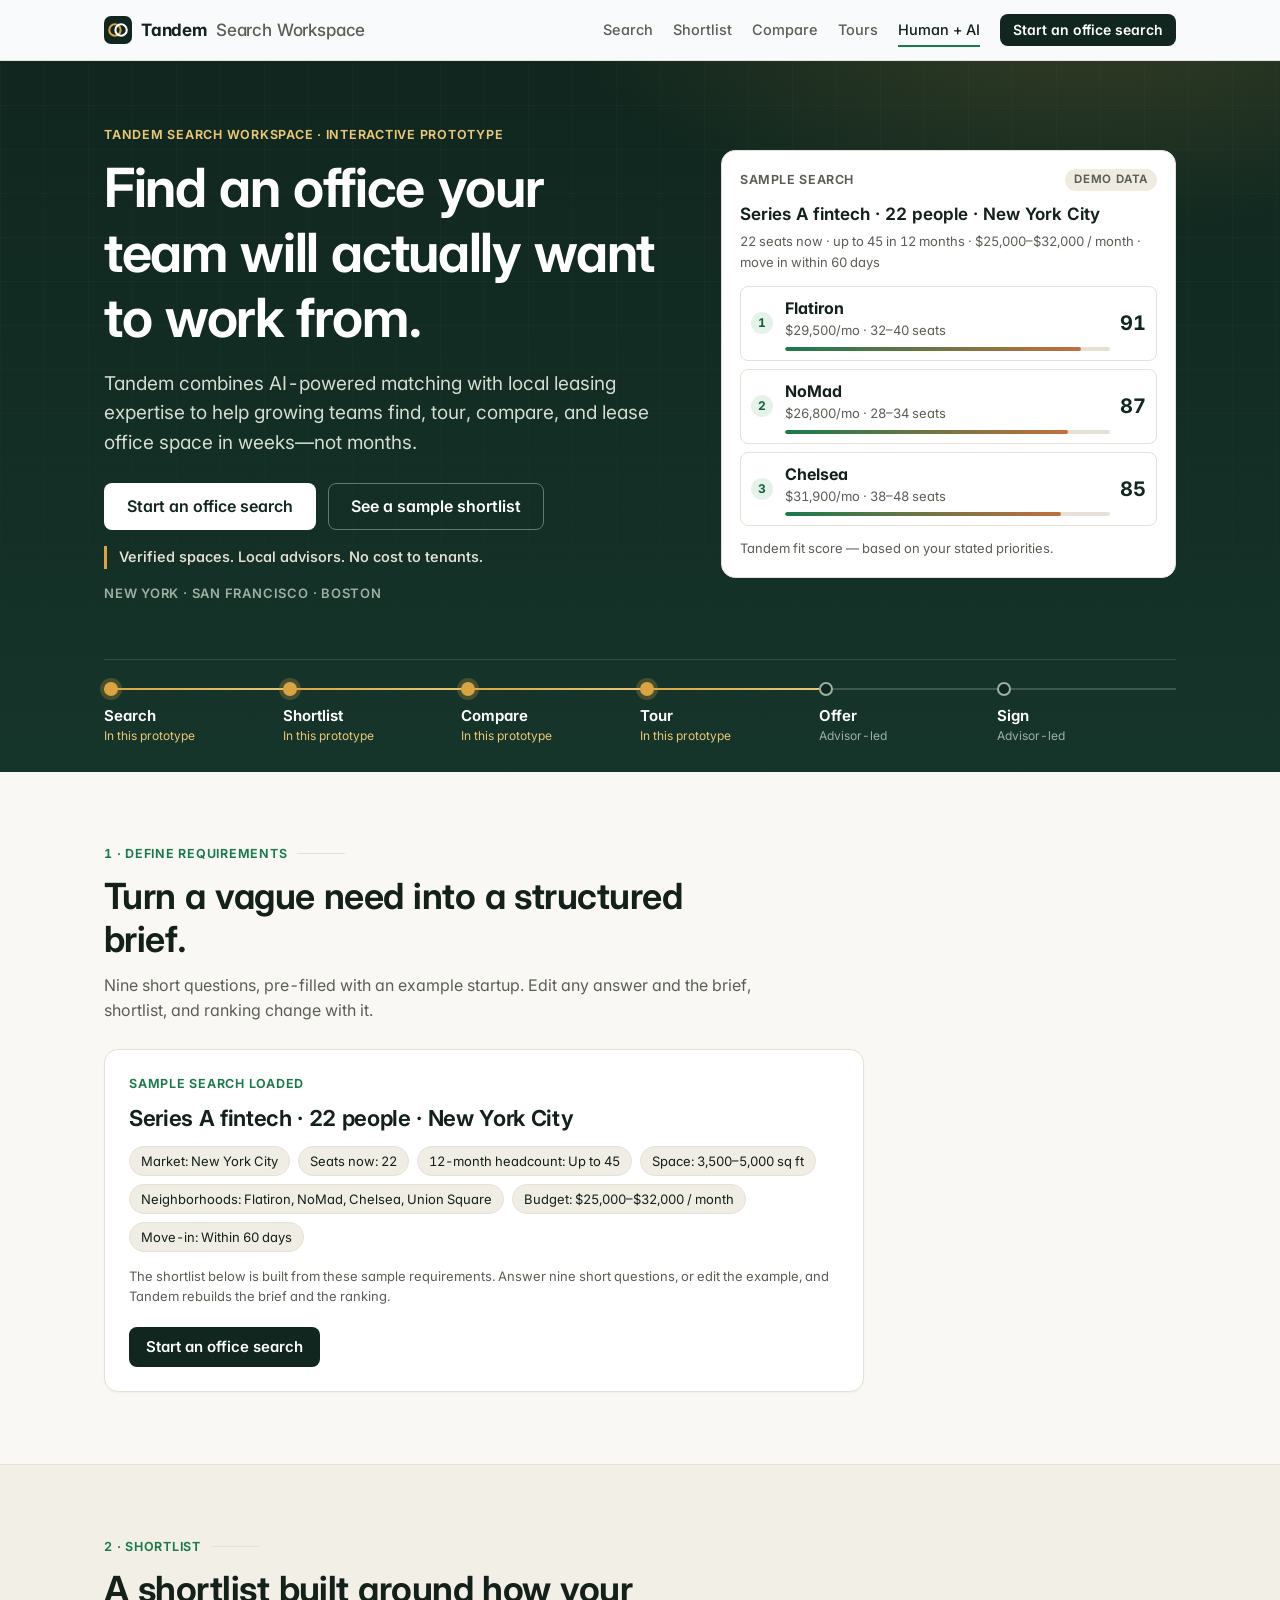
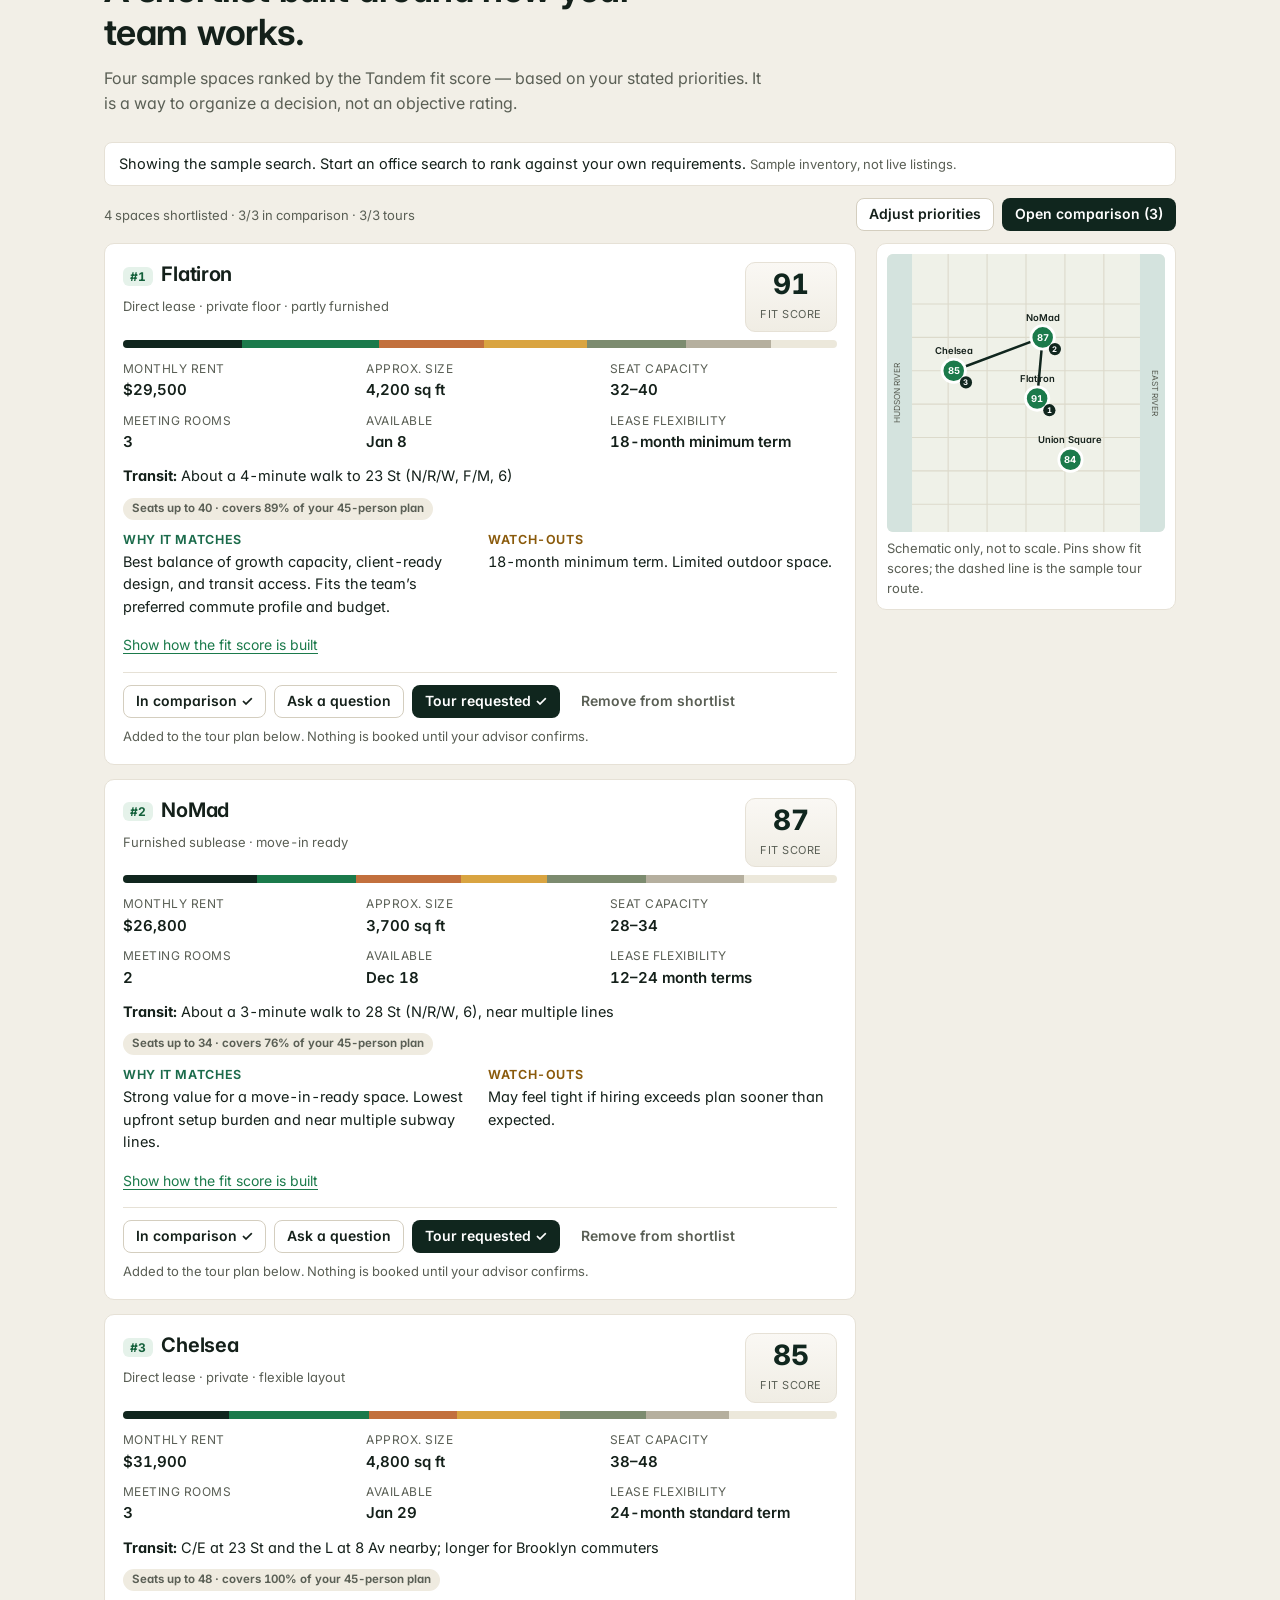
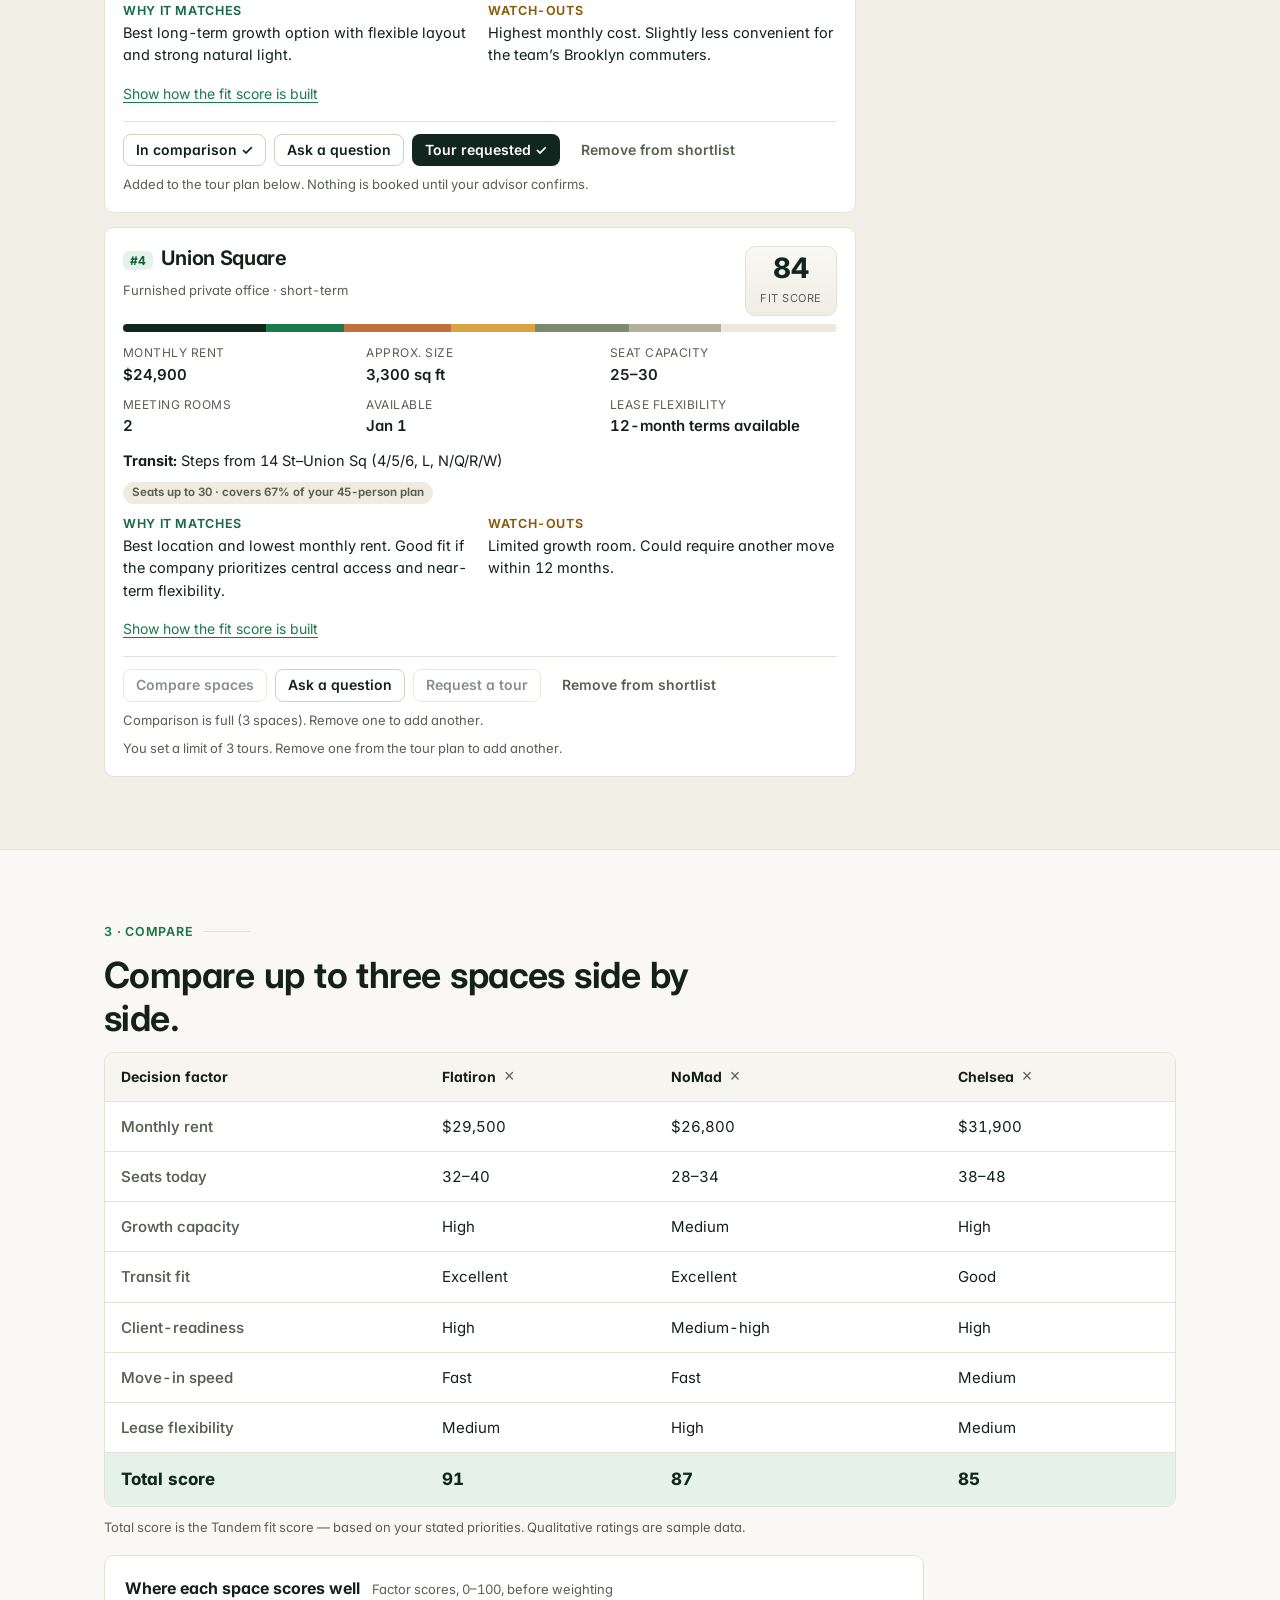
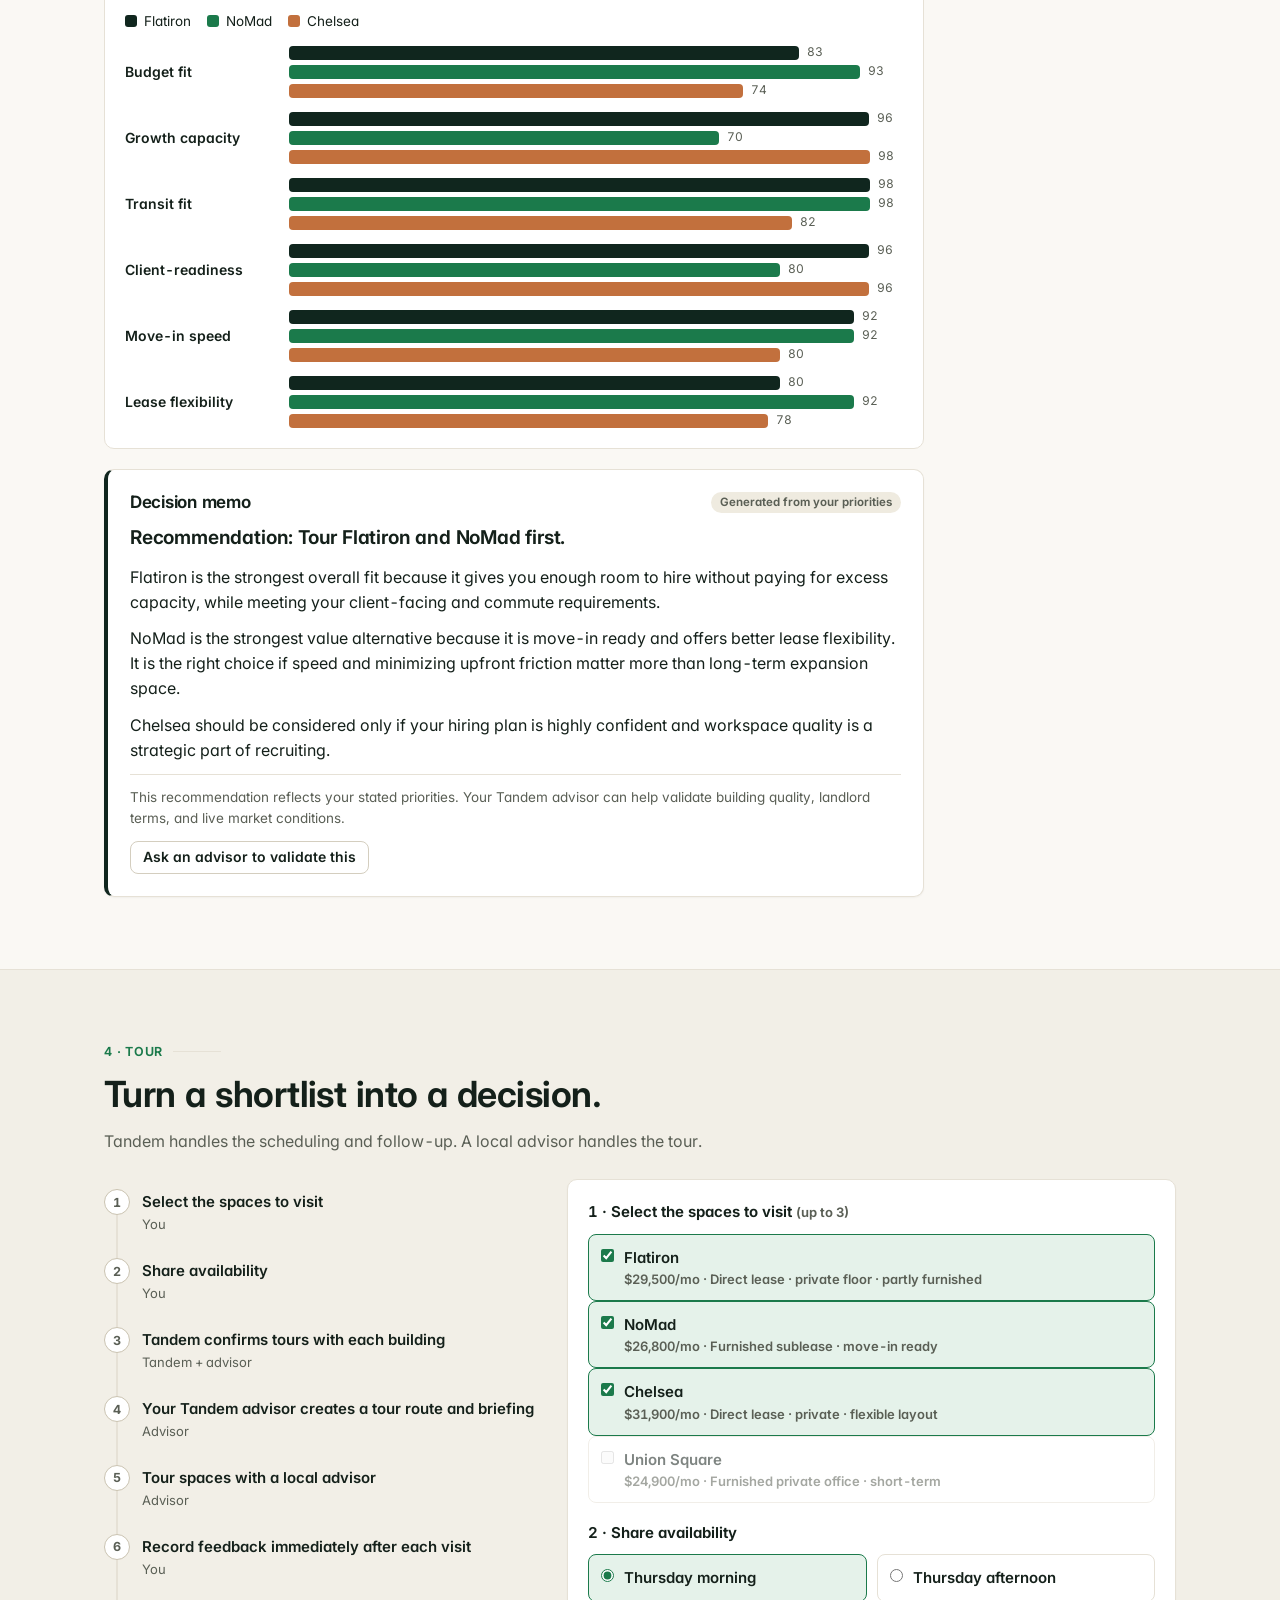
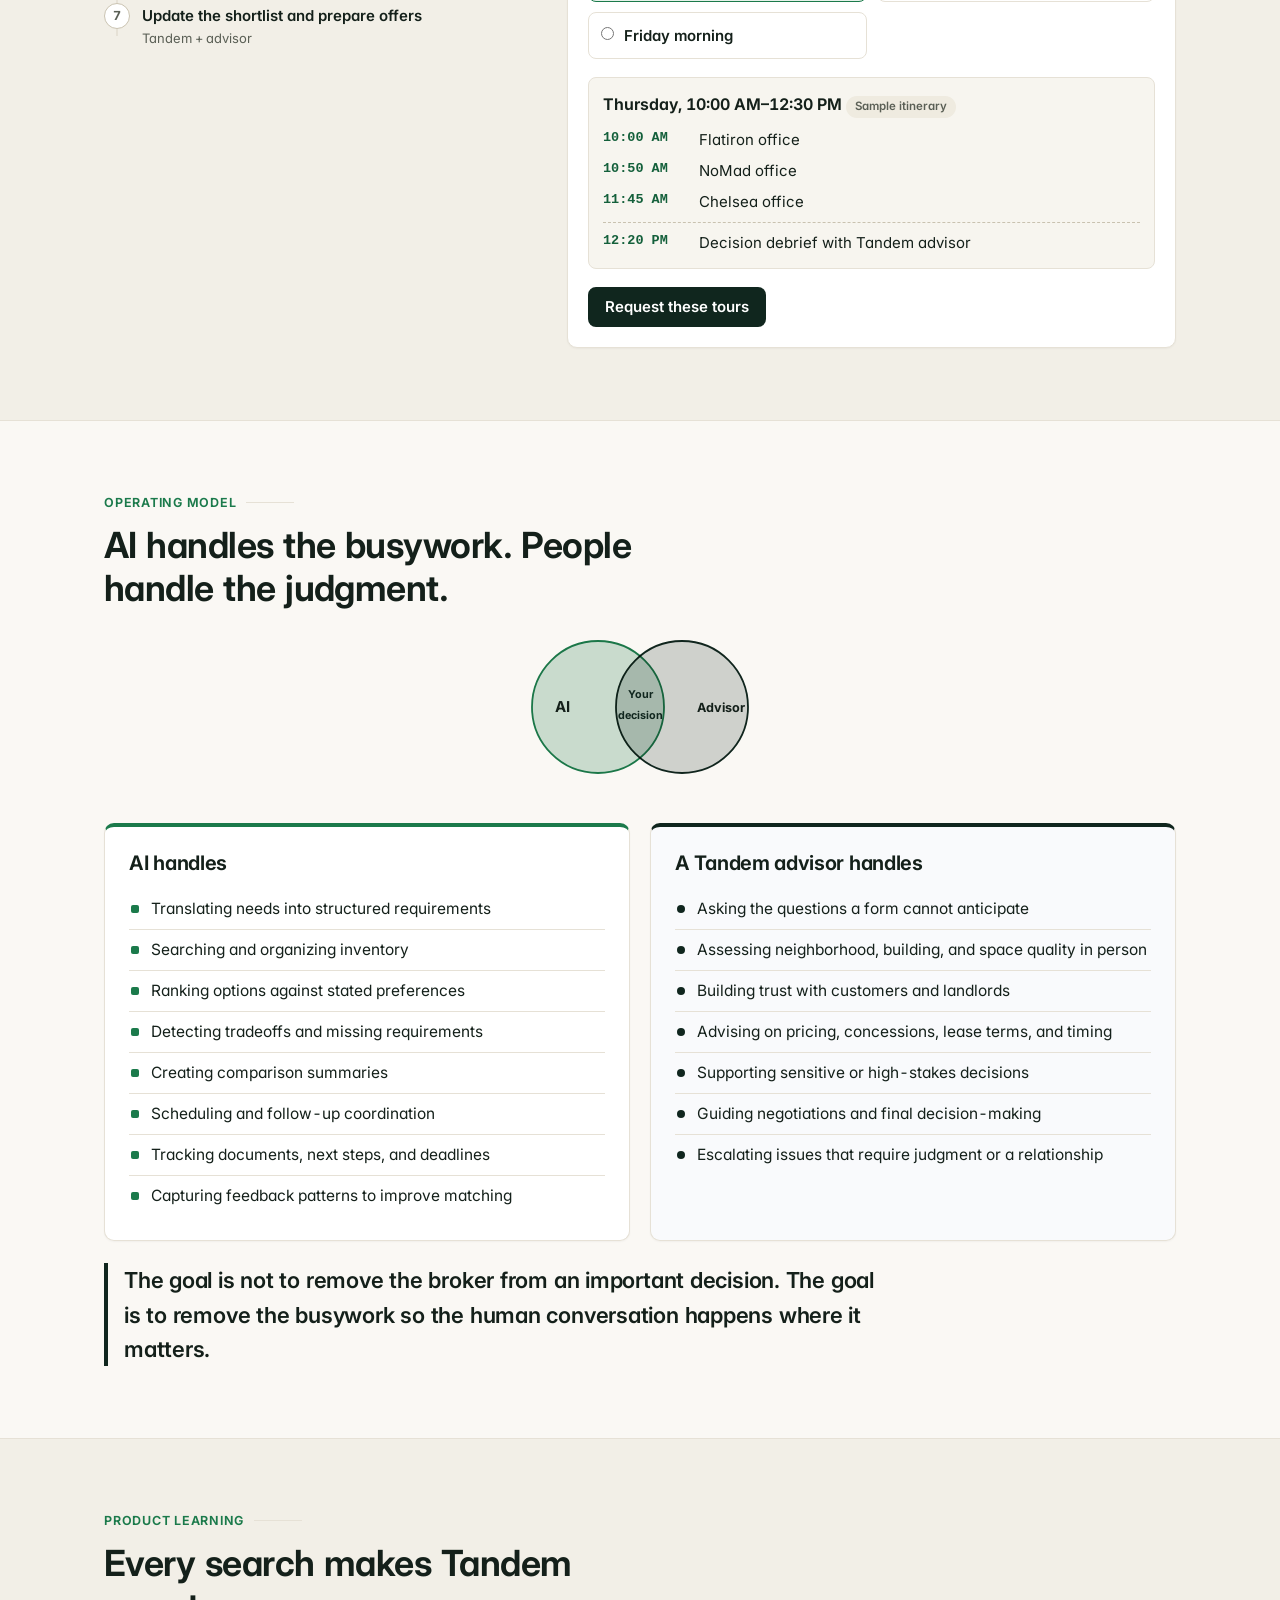
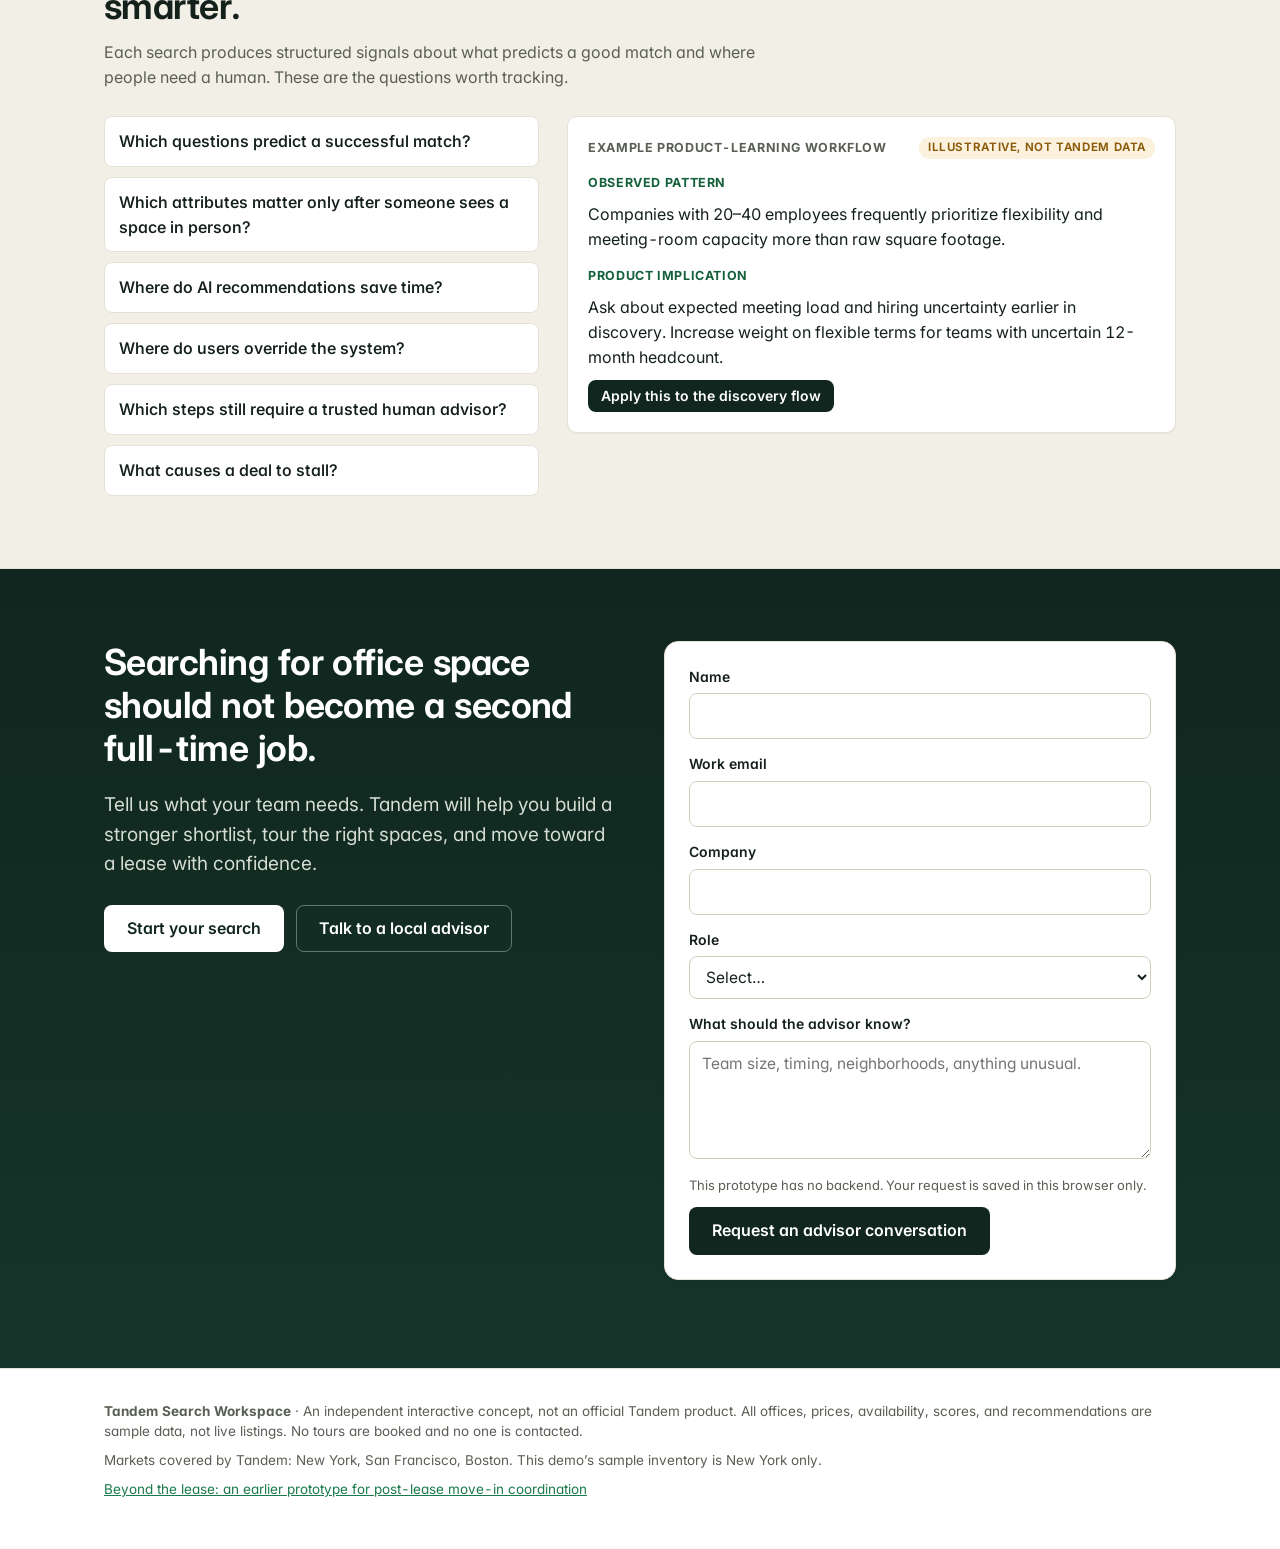
<file: index.html>
<!DOCTYPE html>
<html lang="en">
<head>
<meta charset="UTF-8">
<meta name="viewport" content="width=device-width, initial-scale=1">
<title>Tandem Search Workspace — Find the right office faster</title>
<meta name="description" content="A prototype workflow for finding, comparing, and touring office space: a shortlist built around how your team works, with a local advisor for the judgment calls. Sample data only.">
<meta name="theme-color" content="#10261E">
<meta property="og:title" content="Tandem Search Workspace">
<meta property="og:description" content="Find the right office faster with a shortlist built around how your team works. Interactive prototype with sample data.">
<meta property="og:type" content="website">
<link rel="icon" href="data:image/svg+xml,%3Csvg xmlns='http://www.w3.org/2000/svg' viewBox='0 0 32 32'%3E%3Crect width='32' height='32' rx='8' fill='%2310261E'/%3E%3Ccircle cx='12.5' cy='16' r='6.5' fill='none' stroke='%23D9A441' stroke-width='2.4'/%3E%3Ccircle cx='19.5' cy='16' r='6.5' fill='none' stroke='white' stroke-width='2.4'/%3E%3C/svg%3E">
<link rel="preconnect" href="https://fonts.googleapis.com">
<link rel="preconnect" href="https://fonts.gstatic.com" crossorigin>
<link rel="stylesheet" href="https://fonts.googleapis.com/css2?family=Inter:wght@400;500;600;700&display=swap">
<link rel="stylesheet" href="css/styles.css">
</head>
<body>
<a class="skip" href="#search">Skip to the search workspace</a>

<header class="nav">
  <div class="wrap nav-inner">
    <a class="brand" href="#top" aria-label="Tandem Search Workspace home"><svg class="brand-mark" viewBox="0 0 32 32" aria-hidden="true"><rect width="32" height="32" rx="8" fill="#10261E"/><circle cx="12.5" cy="16" r="6.5" fill="none" stroke="#D9A441" stroke-width="2.4"/><circle cx="19.5" cy="16" r="6.5" fill="none" stroke="#fff" stroke-width="2.4"/></svg>Tandem <span class="brand-sub">Search Workspace</span></a>
    <nav aria-label="Primary">
      <a href="#search">Search</a>
      <a href="#shortlist">Shortlist</a>
      <a href="#compare">Compare</a>
      <a href="#tours">Tours</a>
      <a href="#how">Human + AI</a>
    </nav>
    <button type="button" class="btn btn-primary btn-sm" id="nav-start">Start an office search</button>
  </div>
</header>

<main id="top">
  <div id="hero-mount"></div>
  <noscript><div class="wrap"><p class="notice">This interactive prototype needs JavaScript.</p></div></noscript>

  <section class="section" id="search" aria-labelledby="search-title">
    <div class="wrap">
      <div class="sec-head reveal" data-reveal="head-search"><p class="eyebrow">1 · Define requirements</p>
      <h2 id="search-title">Turn a vague need into a structured brief.</h2>
      <p class="section-lede">Nine short questions, pre-filled with an example startup. Edit any answer and the brief, shortlist, and ranking change with it.</p></div>
      <div id="workspace-mount"></div>
    </div>
  </section>

  <section class="section section-alt" id="shortlist" aria-labelledby="sl-title">
    <div class="wrap">
      <div class="sec-head reveal" data-reveal="head-shortlist"><p class="eyebrow">2 · Shortlist</p>
      <h2 id="sl-title">A shortlist built around how your team works.</h2>
      <p class="section-lede">Four sample spaces ranked by the Tandem fit score — based on your stated priorities. It is a way to organize a decision, not an objective rating.</p></div>
      <div id="sl-toolbar"></div>
      <div id="sl-priorities" hidden></div>
      <div id="sl-body"></div>
    </div>
  </section>

  <section class="section" id="compare" aria-labelledby="cmp-title">
    <div class="wrap">
      <div class="sec-head reveal" data-reveal="head-compare"><p class="eyebrow">3 · Compare</p>
      <h2 id="cmp-title">Compare up to three spaces side by side.</h2></div>
      <div id="compare-mount"></div>
    </div>
  </section>

  <section class="section section-alt" id="tours" aria-labelledby="tour-title">
    <div class="wrap">
      <div class="sec-head reveal" data-reveal="head-tours"><p class="eyebrow">4 · Tour</p>
      <h2 id="tour-title">Turn a shortlist into a decision.</h2>
      <p class="section-lede">Tandem handles the scheduling and follow-up. A local advisor handles the tour.</p></div>
      <div id="tours-mount"></div>
    </div>
  </section>

  <section class="section" id="how" aria-labelledby="how-title">
    <div class="wrap">
      <div class="sec-head reveal" data-reveal="head-how"><p class="eyebrow">Operating model</p>
      <h2 id="how-title">AI handles the busywork. People handle the judgment.</h2></div>
      <div id="boundary-mount"></div>
    </div>
  </section>

  <section class="section section-alt" id="learning" aria-labelledby="learn-title">
    <div class="wrap">
      <div class="sec-head reveal" data-reveal="head-learning"><p class="eyebrow">Product learning</p>
      <h2 id="learn-title">Every search makes Tandem smarter.</h2>
      <p class="section-lede">Each search produces structured signals about what predicts a good match and where people need a human. These are the questions worth tracking.</p></div>
      <div id="insight-mount"></div>
    </div>
  </section>

  <section class="section closing" id="advisor" aria-labelledby="close-title">
    <div class="wrap closing-grid">
      <div>
        <h2 id="close-title">Searching for office space should not become a second full-time job.</h2>
        <p class="lede">Tell us what your team needs. Tandem will help you build a stronger shortlist, tour the right spaces, and move toward a lease with confidence.</p>
        <div class="cta-row">
          <button type="button" class="btn btn-primary btn-lg" id="cta-start">Start your search</button>
          <button type="button" class="btn btn-secondary btn-lg" id="cta-advisor">Talk to a local advisor</button>
        </div>
      </div>
      <div class="form-card">
        <div id="advisor-form-mount"></div>
        <div id="advisor-success" class="success" tabindex="-1" hidden>
          <p>Advisor request prepared.</p>
          <p class="fine">In the live product, a Tandem advisor would follow up. This prototype has no backend, so your request is saved in this browser only.</p>
        </div>
      </div>
    </div>
  </section>
</main>

<footer class="footer">
  <div class="wrap">
    <p><strong>Tandem Search Workspace</strong> · An independent interactive concept, not an official Tandem product. All offices, prices, availability, scores, and recommendations are sample data, not live listings. No tours are booked and no one is contacted.</p>
    <p>Markets covered by Tandem: New York, San Francisco, Boston. This demo’s sample inventory is New York only.</p>
    <p><a href="move-in/">Beyond the lease: an earlier prototype for post-lease move-in coordination</a></p>
  </div>
</footer>
<p id="sr-status" class="sr-only" role="status" aria-live="polite"></p>

<script src="js/fx.js"></script>
<script src="js/data.js"></script>
<script src="js/analytics.js"></script>
<script src="js/model.js"></script>
<script src="js/components.js"></script>
<script src="js/app.js"></script>
</body>
</html>
</file>
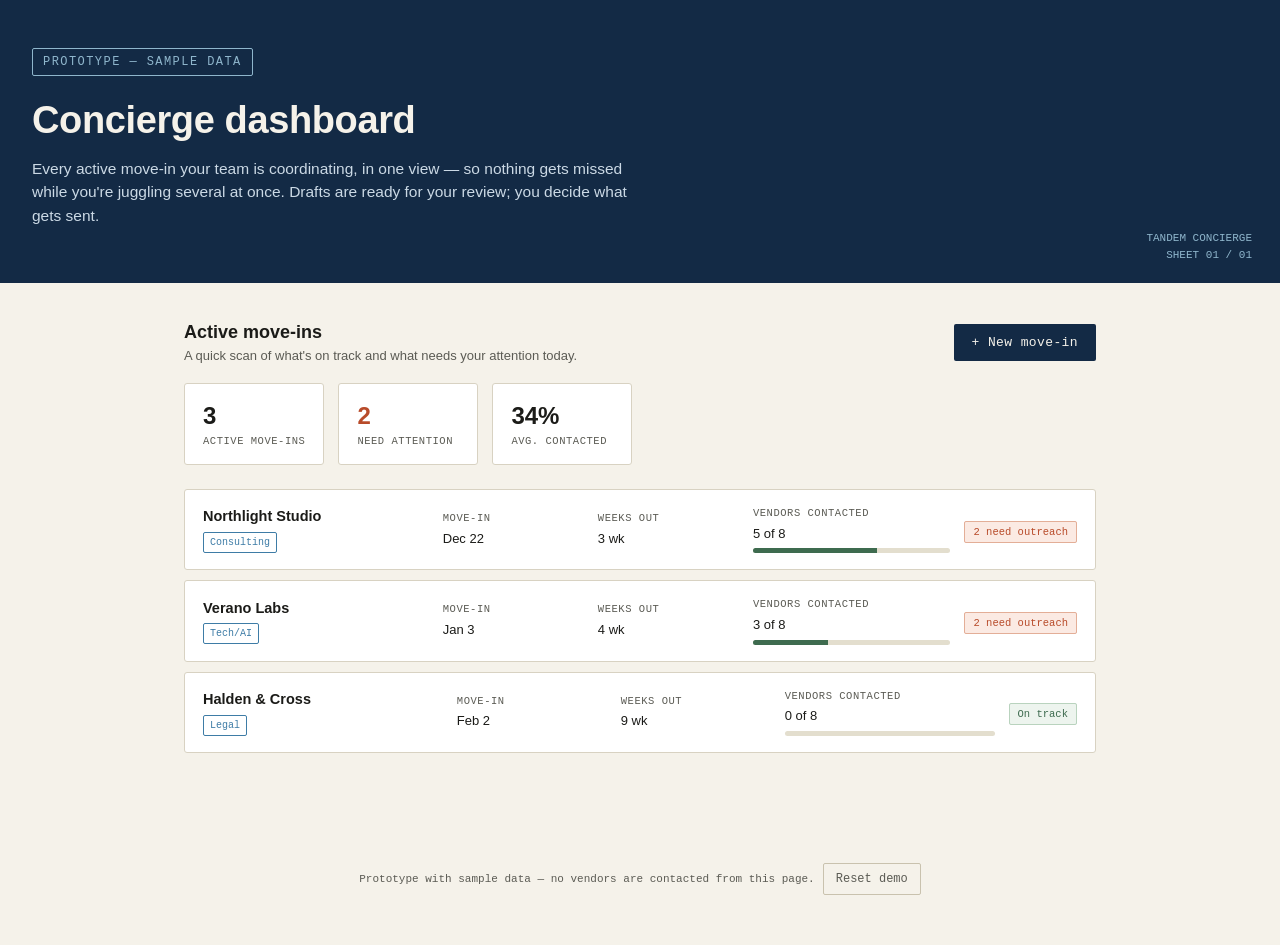
<file: move-in/index.html>
<!DOCTYPE html>
<html lang="en">
<head>
<meta charset="UTF-8">
<meta name="viewport" content="width=device-width, initial-scale=1.0">
<title>Concierge Dashboard — Tandem</title>
<meta name="description" content="A prototype concierge dashboard for coordinating several office move-ins at once: timelines, vendor checklists, and ready-to-review outreach drafts.">
<meta name="theme-color" content="#132A45">
<meta property="og:title" content="Concierge Dashboard — Tandem">
<meta property="og:description" content="Every active move-in in one view, with vendor outreach drafts ready for review. Nothing is sent automatically.">
<meta property="og:type" content="website">
<link rel="icon" href="data:image/svg+xml,%3Csvg xmlns='http://www.w3.org/2000/svg' viewBox='0 0 32 32'%3E%3Crect width='32' height='32' rx='4' fill='%23132A45'/%3E%3Cpath d='M8 22V10h4l4 7 4-7h4v12h-3v-7l-3.5 6h-3L11 15v7z' fill='%23F5F2EA'/%3E%3C/svg%3E">
<style>
  :root{
    --font-mono: ui-monospace, 'SFMono-Regular', 'Menlo', 'Consolas', 'Liberation Mono', monospace;
    --font-sans: -apple-system, 'Segoe UI', 'Helvetica Neue', Arial, sans-serif;
    --navy:#132A45;
    --navy-2:#1E3E63;
    --blue:#3E7CA6;
    --line:#8FB6CC;
    --paper:#F5F2EA;
    --paper-2:#ECE7DA;
    --ink:#1B1B18;
    --ink-soft:#5B5B54;
    --stamp:#B84B2A;
    --ok:#3E6B4F;
    --radius:3px;
  }
  *{box-sizing:border-box; margin:0; padding:0;}
  body{
    font-family:var(--font-sans);
    background:var(--paper);
    color:var(--ink);
    line-height:1.5;
  }
  .mono{font-family:var(--font-mono);}

  /* ---------- Header ---------- */
  header{
    background:
      linear-gradient(var(--navy), var(--navy)),
      repeating-linear-gradient(0deg, rgba(255,255,255,0.05) 0 1px, transparent 1px 28px),
      repeating-linear-gradient(90deg, rgba(255,255,255,0.05) 0 1px, transparent 1px 28px);
    color:#F5F2EA;
    padding:48px 32px 56px;
    position:relative;
  }
  .eyebrow{
    font-family:var(--font-mono);
    font-size:12px;
    letter-spacing:0.12em;
    text-transform:uppercase;
    color:var(--line);
    border:1px solid var(--line);
    display:inline-block;
    padding:4px 10px;
    border-radius:2px;
  }
  h1{
    font-size:clamp(26px, 4vw, 38px);
    font-weight:600;
    margin:16px 0 8px;
    max-width:680px;
    letter-spacing:-0.01em;
  }
  header p{max-width:600px; color:#CBD9E5; font-size:15.5px;}
  .corner-tag{
    position:absolute; right:28px; bottom:18px;
    font-family:var(--font-mono); font-size:11px; color:var(--line);
    text-align:right; line-height:1.6;
  }

  main{max-width:960px; margin:0 auto; padding:36px 24px 80px;}

  .view{display:none;}
  .view.active{display:block;}

  .toolbar{
    display:flex; justify-content:space-between; align-items:center; margin-bottom:18px; gap:12px; flex-wrap:wrap;
  }
  .toolbar h2{font-size:18px; font-weight:600;}
  .toolbar p{font-size:13px; color:var(--ink-soft); max-width:520px;}

  button.primary{
    font-family:var(--font-mono); font-size:13px; letter-spacing:0.03em;
    background:var(--navy); color:#F5F2EA; border:none;
    padding:11px 18px; border-radius:2px; cursor:pointer; white-space:nowrap;
  }
  button.primary:hover{background:var(--navy-2);}
  button.ghost{
    font-family:var(--font-mono); font-size:12px; background:none; border:1px solid #C9C2AE;
    color:var(--ink-soft); padding:8px 12px; border-radius:2px; cursor:pointer;
  }
  button.ghost:hover{border-color:var(--navy); color:var(--navy);}

  /* ---------- Dashboard ---------- */
  .summary-row{display:flex; gap:14px; margin-bottom:24px; flex-wrap:wrap;}
  .summary-stat{
    background:#fff; border:1px solid #D8D2C2; border-radius:var(--radius);
    padding:14px 18px; min-width:140px;
  }
  .summary-stat .num{font-size:24px; font-weight:600;}
  .summary-stat .lbl{font-family:var(--font-mono); font-size:10.5px; text-transform:uppercase; letter-spacing:0.05em; color:var(--ink-soft);}
  .summary-stat.warn .num{color:var(--stamp);}

  .dash-list{display:flex; flex-direction:column; gap:10px;}
  .dash-row{
    background:#fff; border:1px solid #D8D2C2; border-radius:var(--radius);
    padding:16px 18px; cursor:pointer; transition:border-color 0.15s ease, background 0.15s ease;
    display:grid; grid-template-columns:1.6fr 1fr 1fr 1.4fr auto; gap:14px; align-items:center;
  }
  .dash-row:hover{border-color:var(--navy);}
  .dash-row:focus-visible, button:focus-visible, a.btn:focus-visible{outline:2px solid var(--blue); outline-offset:2px;}
  a.btn{font-family:var(--font-mono); font-size:10px; border:1px solid var(--navy); color:var(--navy); padding:6px 9px; border-radius:2px; text-decoration:none; display:inline-block;}
  a.btn:hover{background:var(--navy); color:#F5F2EA;}
  .email-actions{display:flex; gap:8px; flex-wrap:wrap;}
  button.danger{border-color:#E3AE97; color:var(--stamp);}
  button.danger:hover{border-color:var(--stamp); color:var(--stamp);}
  .header-actions{display:flex; gap:8px;}
  footer button{margin-left:8px;}
  .dash-row .company{font-size:14.5px; font-weight:600;}
  .dash-row .industry-tag{
    font-family:var(--font-mono); font-size:10px; color:var(--blue); border:1px solid var(--blue);
    border-radius:2px; padding:2px 6px; display:inline-block; margin-top:4px; white-space:nowrap;
  }
  .dash-row .field-lbl{font-family:var(--font-mono); font-size:10.5px; text-transform:uppercase; color:var(--ink-soft); letter-spacing:0.05em; margin-bottom:2px;}
  .dash-row .field-val{font-size:13px;}
  .mini-track{height:5px; background:#E3DECE; border-radius:3px; overflow:hidden; margin-top:5px;}
  .mini-fill{height:100%; background:var(--ok);}
  .overdue-badge{
    font-family:var(--font-mono); font-size:10.5px; background:#FBEAE3; color:var(--stamp);
    border:1px solid #E3AE97; border-radius:2px; padding:4px 8px; white-space:nowrap;
  }
  .clear-badge{
    font-family:var(--font-mono); font-size:10.5px; background:#EDF4EE; color:var(--ok);
    border:1px solid #B9D3BE; border-radius:2px; padding:4px 8px; white-space:nowrap;
  }
  .empty-state{
    background:#fff; border:1px dashed #C9C2AE; border-radius:var(--radius);
    padding:36px 20px; text-align:center; color:var(--ink-soft); font-size:13.5px;
  }

  /* ---------- Form ---------- */
  .sheet{background:#fff; border:1px solid #D8D2C2; border-radius:var(--radius);}
  .sheet-head{display:flex; justify-content:space-between; align-items:baseline; padding:16px 22px; border-bottom:1px solid #E3DECE;}
  .sheet-head h2{font-size:15px; font-weight:600;}
  .sheet-head span{font-family:var(--font-mono); font-size:11px; color:var(--ink-soft);}
  form{padding:22px; display:grid; grid-template-columns:1fr 1fr; gap:16px 18px;}
  .field{display:flex; flex-direction:column; gap:6px;}
  .field.full{grid-column:1 / -1;}
  label{font-family:var(--font-mono); font-size:11px; letter-spacing:0.05em; text-transform:uppercase; color:var(--ink-soft);}
  input, select{
    font-family:var(--font-sans); font-size:14px; padding:10px 12px;
    border:1px solid #C9C2AE; border-radius:2px; background:var(--paper); color:var(--ink);
  }
  input:focus, select:focus{outline:2px solid var(--blue); outline-offset:1px;}
  .submit-row{grid-column:1 / -1; display:flex; justify-content:flex-end; gap:10px; margin-top:2px;}

  /* ---------- Detail view ---------- */
  .detail-head{display:flex; justify-content:space-between; align-items:flex-start; margin-bottom:20px; gap:14px; flex-wrap:wrap;}
  .detail-head h2{font-size:20px; font-weight:600;}
  .detail-head .meta{font-family:var(--font-mono); font-size:12px; color:var(--ink-soft); margin-top:4px;}
  .section-label{font-family:var(--font-mono); font-size:12px; text-transform:uppercase; letter-spacing:0.08em; color:var(--ink-soft); margin:28px 0 14px;}
  .section-label:first-of-type{margin-top:0;}

  .ruler-wrap{overflow-x:auto; padding-bottom:6px; margin-bottom:6px;}
  .ruler{position:relative; height:150px; min-width:640px;}
  .ruler-line{position:absolute; left:0; right:0; top:96px; height:2px; background:var(--ink);}
  .tick{position:absolute; top:90px; width:1px; height:14px; background:var(--ink-soft);}
  .tick-label{position:absolute; top:108px; font-family:var(--font-mono); font-size:10px; color:var(--ink-soft); transform:translateX(-50%);}
  .today-line{position:absolute; top:0; height:150px; width:0; border-left:1px dashed var(--stamp); pointer-events:none;}
  .today-label{position:absolute; top:152px; transform:translateX(-50%); font-family:var(--font-mono); font-size:10px; color:var(--stamp); letter-spacing:0.05em; white-space:nowrap;}
  .pin{position:absolute; top:0; display:flex; flex-direction:column; align-items:center; width:100px; transform:translateX(-50%); cursor:pointer;}
  .pin:focus-visible{outline:2px solid var(--blue); outline-offset:2px;}
  .pin .flag{font-family:var(--font-mono); font-size:10px; background:var(--navy); color:#F5F2EA; padding:4px 7px; border-radius:2px; white-space:nowrap; margin-bottom:4px;}
  .pin.overdue .flag{background:var(--stamp);}
  .pin .stem{width:1px; flex:1; background:var(--blue); min-height:6px;}
  .pin .dot{width:7px; height:7px; border-radius:50%; background:var(--blue); margin-top:-3px;}
  .movein-marker{position:absolute; top:80px; right:0; text-align:right;}
  .movein-marker .flag{background:var(--stamp);}

  .progress-row{display:flex; align-items:center; gap:14px; margin-bottom:18px;}
  .progress-track{flex:1; height:6px; background:#E3DECE; border-radius:3px; overflow:hidden;}
  .progress-fill{height:100%; width:0%; background:var(--ok); transition:width 0.25s ease;}
  .progress-count{font-family:var(--font-mono); font-size:12px; color:var(--ink-soft); white-space:nowrap;}

  .cards{display:grid; grid-template-columns:repeat(auto-fill, minmax(240px,1fr)); gap:14px;}
  .card{
    background:#fff; border:1px solid #D8D2C2; border-radius:var(--radius);
    padding:16px; display:flex; flex-direction:column; gap:8px;
    scroll-margin-top:20px; transition:background 0.2s ease, border-color 0.2s ease;
  }
  .card.sent{background:#F2F6F3; border-color:#CBDBCF;}
  .card.overdue{border-color:#E3AE97;}
  .card-top{display:flex; justify-content:space-between; align-items:flex-start; gap:8px;}
  .card h3{font-size:14px; font-weight:600;}
  .weeks-badge{font-family:var(--font-mono); font-size:10px; color:var(--blue); border:1px solid var(--blue); border-radius:2px; padding:2px 6px; white-space:nowrap;}
  .weeks-badge.overdue{color:var(--stamp); border-color:var(--stamp);}
  .card p{font-size:12.5px; color:var(--ink-soft); flex:1;}
  .card-actions{display:flex; gap:8px; flex-wrap:wrap;}
  .card button{
    font-family:var(--font-mono); font-size:11px; letter-spacing:0.02em;
    background:transparent; border:1px solid var(--navy); color:var(--navy);
    padding:8px 10px; border-radius:2px; cursor:pointer; text-align:left;
  }
  .card button:hover{background:var(--navy); color:#F5F2EA;}
  .card button.sent-btn{border-color:var(--ok); color:var(--ok);}
  .card button.sent-btn:hover{background:var(--ok); color:#fff;}
  .card button.sent-btn.is-sent{background:var(--ok); color:#fff;}

  .email-box{display:none; margin-top:2px; flex-direction:column; gap:8px;}
  .email-box.open{display:flex;}
  .email-text{padding:12px; background:var(--paper-2); border:1px dashed #C9C2AE; border-radius:2px; font-size:12.5px; white-space:pre-wrap; font-family:var(--font-mono); color:var(--ink);}
  .copy-btn{align-self:flex-start; font-size:10px !important; padding:6px 9px !important;}
  .copy-btn.copied{border-color:var(--ok); color:var(--ok);}

  .note-banner{
    font-size:12.5px; color:var(--ink-soft); background:var(--paper-2); border:1px solid #E3DECE;
    border-radius:2px; padding:10px 14px; margin-bottom:22px;
  }

  footer{text-align:center; padding:30px 20px 50px; color:var(--ink-soft); font-family:var(--font-mono); font-size:11px;}

  @media (max-width:640px){
    form{grid-template-columns:1fr;}
    header{padding:36px 20px 48px;}
    .dash-row{grid-template-columns:1fr; gap:10px;}
  }
</style>
</head>
<body>

<header>
  <span class="eyebrow">Prototype — sample data</span>
  <h1>Concierge dashboard</h1>
  <p>Every active move-in your team is coordinating, in one view — so nothing gets missed while you're juggling several at once. Drafts are ready for your review; you decide what gets sent.</p>
  <div class="corner-tag mono">
    TANDEM CONCIERGE<br>
    SHEET 01 / 01
  </div>
</header>

<main>

  <!-- DASHBOARD VIEW -->
  <div class="view active" id="dashboardView">
    <div class="toolbar">
      <div>
        <h2>Active move-ins</h2>
        <p>A quick scan of what's on track and what needs your attention today.</p>
      </div>
      <button type="button" class="primary" id="newMoveInBtn">+ New move-in</button>
    </div>

    <div class="summary-row" id="summaryRow"></div>
    <div class="dash-list" id="dashList"></div>
  </div>

  <!-- FORM VIEW -->
  <div class="view" id="formView">
    <div class="toolbar">
      <div>
        <h2>Add a move-in</h2>
        <p>Once a lease is signed, add it here to generate its timeline and vendor drafts.</p>
      </div>
      <button type="button" class="ghost" id="cancelFormBtn">&larr; Back to dashboard</button>
    </div>
    <div class="sheet">
      <div class="sheet-head">
        <h2>Deal details</h2>
        <span class="mono">INTAKE FORM</span>
      </div>
      <form id="intakeForm">
        <div class="field full">
          <label for="company">Company name</label>
          <input type="text" id="company" placeholder="e.g. Northlight Studio" required>
        </div>
        <div class="field">
          <label for="sqft">Office size (sq ft)</label>
          <input type="number" id="sqft" min="200" value="2500" required>
        </div>
        <div class="field">
          <label for="team">Team size</label>
          <input type="number" id="team" min="1" value="15" required>
        </div>
        <div class="field">
          <label for="industry">Industry</label>
          <select id="industry">
            <option value="Tech/AI">Tech / AI</option>
            <option value="Legal">Legal</option>
            <option value="Consulting">Consulting</option>
            <option value="Other">Other</option>
          </select>
        </div>
        <div class="field">
          <label for="moveDate">Target move-in date</label>
          <input type="date" id="moveDate" required>
        </div>
        <div class="field full">
          <label for="building">Building address (optional)</label>
          <input type="text" id="building" placeholder="e.g. 55 Water Street, New York, NY">
        </div>
        <div class="submit-row">
          <button type="submit" class="primary">Add to dashboard &rarr;</button>
        </div>
      </form>
    </div>
  </div>

  <!-- DETAIL VIEW -->
  <div class="view" id="detailView">
    <div class="toolbar">
      <button type="button" class="ghost" id="backToDashBtn">&larr; Back to dashboard</button>
    </div>
    <div class="note-banner">Drafts are ready for review — nothing is sent automatically. Mark a vendor as contacted once you've actually reached out.</div>
    <div class="detail-head">
      <div>
        <h2 id="detailCompany"></h2>
        <div class="meta" id="detailMeta"></div>
      </div>
      <button type="button" class="ghost danger" id="deleteBtn" hidden>Delete move-in</button>
    </div>

    <div class="section-label">Move-in timeline — weeks out from move-in day</div>
    <div class="ruler-wrap"><div class="ruler" id="ruler"></div></div>

    <div class="section-label">Vendor checklist</div>
    <div class="progress-row">
      <div class="progress-track"><div class="progress-fill" id="progressFill"></div></div>
      <div class="progress-count mono" id="progressCount" aria-live="polite">0 of 0 contacted</div>
    </div>
    <div class="cards" id="cards"></div>
  </div>

</main>

<footer>Prototype with sample data — no vendors are contacted from this page.<button type="button" class="ghost" id="resetBtn">Reset demo</button></footer>

<script>
const CATS = [
  {id:'furniture', name:'Furniture', base:8, blurb:'Order desks, seating, and storage sized to your headcount.'},
  {id:'internet', name:'Internet service', base:6, blurb:'Line up ISP install so connectivity is live before day one.'},
  {id:'utilities', name:'Utilities', base:5, blurb:'Set up electric, water, and gas accounts under the new lease.'},
  {id:'security', name:'Access control', base:5, blurb:'Configure access badges and building security protocols.'},
  {id:'insurance', name:'Insurance', base:4, blurb:'Confirm tenant liability and property coverage is active.'},
  {id:'deposits', name:'Deposits & fees', base:4, blurb:'Settle security deposit and any outstanding move-in fees.'},
  {id:'moving', name:'Moving logistics', base:3, blurb:'Book movers and plan the physical relocation timeline.'},
  {id:'janitorial', name:'Cleaning', base:2, blurb:'Schedule a move-in clean and set an ongoing service.'},
];

const STORE_KEY = 'tandem-concierge-v1';
const DAY_MS = 24 * 60 * 60 * 1000;

/* ---------- Helpers ---------- */
function esc(s){
  return String(s).replace(/[&<>"']/g, ch => ({'&':'&amp;','<':'&lt;','>':'&gt;','"':'&quot;',"'":'&#39;'}[ch]));
}

// Local-time YYYY-MM-DD (toISOString() is UTC and can land on the wrong day).
function toDateStr(d){
  const p = n => String(n).padStart(2, '0');
  return `${d.getFullYear()}-${p(d.getMonth() + 1)}-${p(d.getDate())}`;
}
function daysFromToday(n){
  const d = new Date(); d.setHours(0,0,0,0); d.setDate(d.getDate() + n);
  return toDateStr(d);
}
function fmtDate(dateStr, opts){
  return new Date(dateStr + 'T00:00:00').toLocaleDateString('en-US', opts);
}

function computeWeeks(sqft, team, industry){
  const large = sqft > 5000 || team > 30;
  const small = sqft < 1500 && team < 10;
  return CATS.map(c => {
    let w = c.base;
    if(large && ['furniture','moving'].includes(c.id)) w += 2;
    if(small && c.id === 'furniture') w = Math.max(2, w - 1);
    if(industry === 'Legal' && c.id === 'deposits') w += 1;
    if(industry === 'Tech/AI' && c.id === 'security') w += 1;
    if(industry === 'Consulting' && c.id === 'furniture') w += 1;
    return {...c, weeks: w};
  }).sort((a,b) => b.weeks - a.weeks);
}

function weeksUntil(dateStr){
  const today = new Date(); today.setHours(0,0,0,0);
  const target = new Date(dateStr + 'T00:00:00');
  return Math.round((target - today) / DAY_MS) / 7;
}

function draftEmail(cat, data){
  const {sqft, team, industry, moveDate, building} = data;
  const addr = building ? building : '[building address]';
  const dateStr = fmtDate(moveDate, {month:'long', day:'numeric', year:'numeric'});
  const templates = {
    furniture: `We're outfitting a ${sqft} sq ft office for a ${team}-person ${industry} team at ${addr}, moving in ${dateStr}. Could you send a quote for desks, seating, and storage sized to that headcount, with delivery scheduled ahead of our move-in date?`,
    internet: `We need internet service installed and tested at ${addr} before ${dateStr}. Team size is ${team}, office is ${sqft} sq ft. Please share available plans and your typical install lead time.`,
    utilities: `We're setting up electric, water, and gas accounts for a new lease at ${addr}, occupancy beginning ${dateStr}. Please advise on account setup requirements and timing.`,
    security: `Could you help us configure building access and badging for ${team} employees ahead of our move-in on ${dateStr} at ${addr}? Happy to share our headcount and access-level breakdown.`,
    insurance: `We need tenant liability and property coverage in place for our new office at ${addr} by ${dateStr}. Could you send a quote based on ${sqft} sq ft and a ${team}-person team?`,
    deposits: `Following up to confirm the security deposit and any outstanding move-in fees for our lease at ${addr}, ahead of occupancy on ${dateStr}. Could you send a summary of what's owed and by when?`,
    moving: `Looking to book a move for ${team} employees into ${addr} around ${dateStr}. Office is ${sqft} sq ft. Could you share availability and a rough estimate?`,
    janitorial: `We'd like to schedule a move-in clean and set up ongoing cleaning service for ${sqft} sq ft at ${addr}, starting around ${dateStr}.`,
  };
  return {
    subject: `${cat.name} — new office at ${addr}`,
    body: `Hi,\n\n${templates[cat.id]}\n\nThanks,\n[Your name]`,
  };
}

/* ---------- State: multiple concurrent move-ins ---------- */
// Sample move-ins are regenerated relative to today on every load, so the demo
// never goes stale. Only user-added move-ins and contacted-vendor ticks persist.
const SEEDS = [
  {id:'demo-1', company:'Northlight Studio', sqft:1800, team:9, industry:'Consulting', daysOut:18, building:'220 Congress St, Boston, MA',
   sent:['furniture','internet','utilities','security','insurance']},
  {id:'demo-2', company:'Verano Labs', sqft:6200, team:38, industry:'Tech/AI', daysOut:30, building:'55 Water Street, New York, NY',
   sent:['furniture','internet','security']},
  {id:'demo-3', company:'Halden & Cross', sqft:3400, team:22, industry:'Legal', daysOut:60, building:'101 California St, San Francisco, CA',
   sent:[]},
];

let moveIns = [];
let saved = {user:[], sent:{}};
const openDrafts = new Set(); // "moveInId:catId" keys, so drafts stay open across re-renders

function build(raw, isDemo){
  return {
    id: raw.id, company: raw.company, sqft: raw.sqft, team: raw.team, industry: raw.industry,
    moveDate: raw.moveDate, building: raw.building || '', isDemo,
    items: computeWeeks(raw.sqft, raw.team, raw.industry),
    sent: new Set(raw.sent || []),
  };
}

function load(){
  try{
    const parsed = JSON.parse(localStorage.getItem(STORE_KEY) || 'null');
    if(parsed && Array.isArray(parsed.user) && parsed.sent) saved = parsed;
  }catch(err){ /* storage unavailable or corrupt — start fresh */ }

  moveIns = [
    ...SEEDS.map(s => build({...s, moveDate: daysFromToday(s.daysOut), sent: saved.sent[s.id] || s.sent}, true)),
    ...saved.user.map(u => build({...u, sent: saved.sent[u.id] || []}, false)),
  ];
}

function persist(){
  saved.user = moveIns.filter(m => !m.isDemo).map(({id, company, sqft, team, industry, moveDate, building}) =>
    ({id, company, sqft, team, industry, moveDate, building}));
  saved.sent = Object.fromEntries(moveIns.map(m => [m.id, [...m.sent]]));
  try{ localStorage.setItem(STORE_KEY, JSON.stringify(saved)); }catch(err){ /* ignore */ }
}

function addMoveIn(data){
  const m = build({...data, id: 'u' + Date.now().toString(36)}, false);
  moveIns.push(m);
  persist();
  return m;
}

function isDue(m, item){
  return weeksUntil(m.moveDate) <= item.weeks && !m.sent.has(item.id);
}
function overdueCount(m){ return m.items.filter(c => isDue(m, c)).length; }
function progressPct(m){ return m.items.length ? Math.round((m.sent.size / m.items.length) * 100) : 0; }

/* ---------- Routing (hash-based so the browser back button works) ---------- */
function showView(id){
  document.querySelectorAll('.view').forEach(v => v.classList.remove('active'));
  document.getElementById(id).classList.add('active');
  window.scrollTo(0, 0);
}

function route(){
  const hash = location.hash;
  const detail = hash.match(/^#\/move-in\/(.+)$/);
  if(hash === '#/new'){
    showView('formView');
  }else if(detail){
    const m = moveIns.find(x => x.id === decodeURIComponent(detail[1]));
    if(m){ renderDetail(m); showView('detailView'); return; }
    location.replace('#/');
  }else{
    renderDashboard();
    showView('dashboardView');
  }
}
window.addEventListener('hashchange', route);

/* ---------- Dashboard ---------- */
function renderDashboard(){
  const summaryRow = document.getElementById('summaryRow');
  const dashList = document.getElementById('dashList');

  const needAttention = moveIns.filter(m => overdueCount(m) > 0).length;
  const avgProgress = moveIns.length ? Math.round(moveIns.reduce((s,m) => s + progressPct(m), 0) / moveIns.length) : 0;

  summaryRow.innerHTML = `
    <div class="summary-stat">
      <div class="num">${moveIns.length}</div>
      <div class="lbl">Active move-ins</div>
    </div>
    <div class="summary-stat ${needAttention > 0 ? 'warn' : ''}">
      <div class="num">${needAttention}</div>
      <div class="lbl">Need attention</div>
    </div>
    <div class="summary-stat">
      <div class="num">${avgProgress}%</div>
      <div class="lbl">Avg. contacted</div>
    </div>
  `;

  if(moveIns.length === 0){
    dashList.innerHTML = `<div class="empty-state">No active move-ins yet. Click "+ New move-in" to add one.</div>`;
    return;
  }

  dashList.innerHTML = '';
  moveIns
    .slice()
    .sort((a,b) => a.moveDate.localeCompare(b.moveDate))
    .forEach(m => {
      const wks = Math.round(weeksUntil(m.moveDate));
      const overdue = overdueCount(m);
      const row = document.createElement('div');
      row.className = 'dash-row';
      row.tabIndex = 0;
      row.setAttribute('role', 'button');
      row.setAttribute('aria-label', `Open ${m.company}`);
      row.innerHTML = `
        <div>
          <div class="company">${esc(m.company)}</div>
          <span class="industry-tag">${esc(m.industry)}</span>
        </div>
        <div>
          <div class="field-lbl">Move-in</div>
          <div class="field-val">${fmtDate(m.moveDate, {month:'short', day:'numeric'})}</div>
        </div>
        <div>
          <div class="field-lbl">Weeks out</div>
          <div class="field-val">${weeksUntil(m.moveDate) >= 0 ? wks + ' wk' : 'Past due'}</div>
        </div>
        <div>
          <div class="field-lbl">Vendors contacted</div>
          <div class="field-val">${m.sent.size} of ${m.items.length}</div>
          <div class="mini-track"><div class="mini-fill" style="width:${progressPct(m)}%"></div></div>
        </div>
        <div>${overdue > 0 ? `<span class="overdue-badge">${overdue} need outreach</span>` : `<span class="clear-badge">On track</span>`}</div>
      `;
      const open = () => { location.hash = '#/move-in/' + encodeURIComponent(m.id); };
      row.addEventListener('click', open);
      row.addEventListener('keydown', e => {
        if(e.key === 'Enter' || e.key === ' '){ e.preventDefault(); open(); }
      });
      dashList.appendChild(row);
    });
}

/* ---------- Detail view ---------- */
function renderDetail(m){
  document.getElementById('detailCompany').textContent = m.company;
  document.getElementById('detailMeta').textContent =
    `${m.sqft.toLocaleString()} sq ft · ${m.team}-person team · ${m.industry} · Move-in ${fmtDate(m.moveDate, {month:'long', day:'numeric', year:'numeric'})}`;

  const del = document.getElementById('deleteBtn');
  del.hidden = m.isDemo;
  del.onclick = () => {
    if(!confirm(`Delete the ${m.company} move-in? This can't be undone.`)) return;
    moveIns = moveIns.filter(x => x.id !== m.id);
    persist();
    location.hash = '#/';
  };

  renderRuler(m);
  renderCards(m);
}

function renderRuler(m){
  const rulerEl = document.getElementById('ruler');
  const items = m.items;
  const pxPerWeek = 60;
  const wUntil = Math.max(0, weeksUntil(m.moveDate));
  const maxWeeks = Math.ceil(Math.max(...items.map(i => i.weeks), wUntil)) + 1;
  const width = maxWeeks * pxPerWeek + 140;
  const xFor = weeks => width - 60 - weeks * pxPerWeek;
  const lineY = 96;
  rulerEl.style.minWidth = width + 'px';
  rulerEl.style.height = '180px';
  rulerEl.innerHTML = '';

  const line = document.createElement('div');
  line.className = 'ruler-line';
  rulerEl.appendChild(line);

  for(let w = 0; w <= maxWeeks; w++){
    const tick = document.createElement('div');
    tick.className = 'tick';
    tick.style.left = xFor(w) + 'px';
    rulerEl.appendChild(tick);

    const tl = document.createElement('div');
    tl.className = 'tick-label';
    tl.style.left = xFor(w) + 'px';
    tl.textContent = w === 0 ? 'DAY 0' : `-${w}wk`;
    rulerEl.appendChild(tl);
  }

  // Where "today" falls: pins to its left have already passed their start window.
  const todayLine = document.createElement('div');
  todayLine.className = 'today-line';
  todayLine.style.left = xFor(wUntil) + 'px';
  rulerEl.appendChild(todayLine);
  const todayLabel = document.createElement('div');
  todayLabel.className = 'today-label';
  todayLabel.style.left = xFor(wUntil) + 'px';
  todayLabel.textContent = 'TODAY';
  rulerEl.appendChild(todayLabel);

  const heights = [40, 64, 88]; // staggered so neighbouring flags don't collide
  items.forEach((item, idx) => {
    const h = heights[idx % 3];
    const pin = document.createElement('div');
    pin.className = 'pin' + (isDue(m, item) ? ' overdue' : '');
    pin.style.left = xFor(item.weeks) + 'px';
    pin.style.top = (lineY + 4 - h) + 'px';
    pin.style.height = h + 'px';
    pin.tabIndex = 0;
    pin.setAttribute('role', 'button');
    pin.setAttribute('aria-label', `Jump to ${item.name}`);
    pin.innerHTML = `<div class="flag">${esc(item.name)}</div><div class="stem"></div><div class="dot"></div>`;
    const jump = () => {
      const target = document.getElementById('card-' + item.id);
      if(target) target.scrollIntoView({behavior:'smooth', block:'center'});
    };
    pin.addEventListener('click', jump);
    pin.addEventListener('keydown', e => {
      if(e.key === 'Enter' || e.key === ' '){ e.preventDefault(); jump(); }
    });
    rulerEl.appendChild(pin);
  });

  const marker = document.createElement('div');
  marker.className = 'movein-marker';
  marker.innerHTML = `<div class="flag">Move-in day</div>`;
  rulerEl.appendChild(marker);
}

function updateProgress(m){
  document.getElementById('progressFill').style.width = progressPct(m) + '%';
  document.getElementById('progressCount').textContent = `${m.sent.size} of ${m.items.length} contacted`;
}

function copyText(text){
  if(navigator.clipboard && window.isSecureContext){
    return navigator.clipboard.writeText(text);
  }
  return new Promise((resolve, reject) => {
    const ta = document.createElement('textarea');
    ta.value = text;
    ta.style.cssText = 'position:fixed;opacity:0;';
    document.body.appendChild(ta);
    ta.select();
    try{ document.execCommand('copy') ? resolve() : reject(); }
    catch(err){ reject(err); }
    finally{ ta.remove(); }
  });
}

function renderCards(m){
  const cardsEl = document.getElementById('cards');
  cardsEl.innerHTML = '';

  m.items.forEach(item => {
    const isSent = m.sent.has(item.id);
    const due = isDue(m, item);
    const draftKey = m.id + ':' + item.id;
    const card = document.createElement('div');
    card.className = 'card' + (isSent ? ' sent' : '') + (due ? ' overdue' : '');
    card.id = 'card-' + item.id;
    card.innerHTML = `
      <div class="card-top">
        <h3>${esc(item.name)}</h3>
        <span class="weeks-badge${due ? ' overdue' : ''}">${due ? 'start now · ' : ''}-${item.weeks}wk</span>
      </div>
      <p>${esc(item.blurb)}</p>
      <div class="card-actions">
        <button type="button" class="draft-btn"></button>
        <button type="button" class="sent-btn${isSent ? ' is-sent' : ''}" aria-pressed="${isSent}">${isSent ? 'Contacted ✓' : 'Mark as contacted'}</button>
      </div>
      <div class="email-box">
        <div class="email-text"></div>
        <div class="email-actions">
          <button type="button" class="copy-btn">Copy to clipboard</button>
          <a class="btn mail-btn">Open in email app</a>
        </div>
      </div>
    `;
    const draftBtn = card.querySelector('.draft-btn');
    const sentBtn = card.querySelector('.sent-btn');
    const copyBtn = card.querySelector('.copy-btn');
    const mailBtn = card.querySelector('.mail-btn');
    const box = card.querySelector('.email-box');
    const text = card.querySelector('.email-text');

    const email = draftEmail(item, m);
    const fullText = `Subject: ${email.subject}\n\n${email.body}`;
    text.textContent = fullText;
    mailBtn.href = `mailto:?subject=${encodeURIComponent(email.subject)}&body=${encodeURIComponent(email.body)}`;

    const syncDraft = () => {
      const open = openDrafts.has(draftKey);
      box.classList.toggle('open', open);
      draftBtn.textContent = open ? 'Hide draft' : 'Draft outreach email →';
      draftBtn.setAttribute('aria-expanded', open);
    };
    syncDraft();

    draftBtn.addEventListener('click', () => {
      openDrafts.has(draftKey) ? openDrafts.delete(draftKey) : openDrafts.add(draftKey);
      syncDraft();
    });

    copyBtn.addEventListener('click', () => {
      copyText(fullText).then(() => {
        copyBtn.textContent = 'Copied';
        copyBtn.classList.add('copied');
      }).catch(() => {
        copyBtn.textContent = 'Press Ctrl/Cmd+C to copy';
        window.getSelection().selectAllChildren(text);
      }).finally(() => {
        setTimeout(() => { copyBtn.textContent = 'Copy to clipboard'; copyBtn.classList.remove('copied'); }, 1800);
      });
    });

    sentBtn.addEventListener('click', () => {
      m.sent.has(item.id) ? m.sent.delete(item.id) : m.sent.add(item.id);
      persist();
      renderCards(m);
      renderRuler(m);
      const again = document.querySelector(`#card-${item.id} .sent-btn`);
      if(again) again.focus({preventScroll:true});
    });

    cardsEl.appendChild(card);
  });

  updateProgress(m);
}

/* ---------- Wiring ---------- */
document.getElementById('newMoveInBtn').addEventListener('click', () => { location.hash = '#/new'; });
document.getElementById('cancelFormBtn').addEventListener('click', () => { location.hash = '#/'; });
document.getElementById('backToDashBtn').addEventListener('click', () => { location.hash = '#/'; });

document.getElementById('resetBtn').addEventListener('click', () => {
  if(!confirm('Reset the demo? This clears any move-ins you added and your contacted ticks.')) return;
  try{ localStorage.removeItem(STORE_KEY); }catch(err){ /* ignore */ }
  saved = {user:[], sent:{}};
  openDrafts.clear();
  load();
  location.hash = '#/';
  route();
});

document.getElementById('intakeForm').addEventListener('submit', function(e){
  e.preventDefault();
  const data = {
    company: document.getElementById('company').value.trim() || 'Untitled company',
    sqft: Number(document.getElementById('sqft').value),
    team: Number(document.getElementById('team').value),
    industry: document.getElementById('industry').value,
    moveDate: document.getElementById('moveDate').value,
    building: document.getElementById('building').value.trim(),
  };
  const m = addMoveIn(data);
  this.reset();
  document.getElementById('sqft').value = 2500;
  document.getElementById('team').value = 15;
  setDefaultDate();
  location.hash = '#/move-in/' + encodeURIComponent(m.id);
});

function setDefaultDate(){
  document.getElementById('moveDate').value = daysFromToday(42);
}
setDefaultDate();

load();
route();
</script>
</body>
</html>
</file>
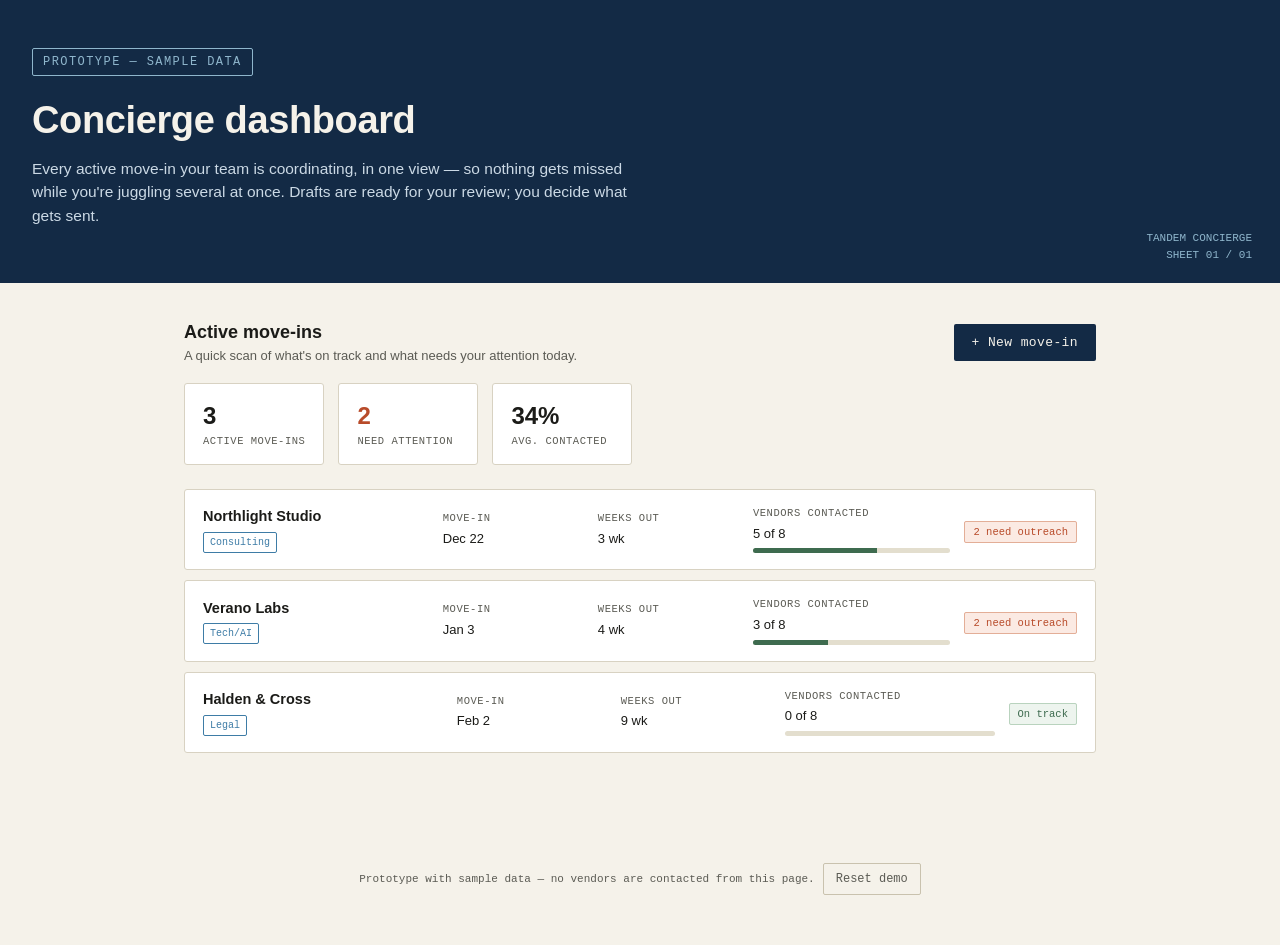
<file: move-in-assistant.html>
<!DOCTYPE html>
<html lang="en">
<head>
<meta charset="UTF-8">
<meta http-equiv="refresh" content="0; url=move-in/">
<link rel="canonical" href="move-in/">
<title>Redirecting…</title>
</head>
<body><p>This page moved. <a href="move-in/">Open the Concierge dashboard</a>.</p></body>
</html>
</file>
<file: css/styles.css>
:root{
  --bg:#FAF8F4;
  --surface:#FFFFFF;
  --ink:#14201A;
  --muted:#5A5F55;
  --line:#E6E1D6;
  --navy:#10261E;
  --blue:#1B7A4B;
  --blue-dark:#14603B;
  --blue-soft:#E5F2EA;
  --ok:#1B6B4B;
  --ok-soft:#E4F2EB;
  --warn:#8A5A0B;
  --warn-soft:#FBF1DC;
  --bad:#A32F2F;
  --map-bg:#EFF1E8;
  --map-water:#D4E3DE;
  --map-line:#DCDACB;
  --radius:10px;
  --font:Inter, -apple-system, BlinkMacSystemFont, "Segoe UI", Roboto, "Helvetica Neue", Arial, sans-serif;
  --mono:ui-monospace, "SF Mono", Menlo, Consolas, monospace;
}
*{box-sizing:border-box; margin:0; padding:0;}
html{scroll-behavior:smooth; scroll-padding-top:72px;}
body{font-family:var(--font); background:var(--bg); color:var(--ink); line-height:1.55; font-size:16px; -webkit-font-smoothing:antialiased;}
h1,h2,h3,h4{line-height:1.2; letter-spacing:-0.015em; font-weight:650;}
a{color:var(--blue);}
ul,ol{list-style:none;}
.wrap{max-width:1120px; margin:0 auto; padding:0 24px;}
.sr-only{position:absolute; width:1px; height:1px; overflow:hidden; clip:rect(0 0 0 0); white-space:nowrap;}
.skip{position:absolute; left:-999px; top:8px; background:var(--ink); color:#fff; padding:8px 12px; border-radius:6px; z-index:100;}
.skip:focus{left:8px;}
.fine{font-size:13px; color:var(--muted);}
.block{display:block;}
:focus-visible{outline:2px solid var(--blue); outline-offset:2px;}
.empty{color:var(--muted); background:var(--surface); border:1px dashed var(--line); border-radius:var(--radius); padding:24px; text-align:center;}
.notice{font-size:14px; color:var(--warn); background:var(--warn-soft); border-radius:8px; padding:10px 12px;}

/* Buttons */
.btn{font:inherit; font-weight:600; font-size:15px; border-radius:8px; padding:10px 16px; border:1px solid transparent; cursor:pointer; text-decoration:none; display:inline-flex; align-items:center; justify-content:center; line-height:1.2; transition:background .15s ease, border-color .15s ease;}
.btn-primary{background:var(--navy); color:#fff;}
.btn-primary:hover{background:#0C1E38;}
.btn-secondary{background:var(--surface); color:var(--ink); border-color:#D4CEBF;}
.btn-secondary:hover{border-color:var(--navy);}
.btn-quiet{background:transparent; color:var(--muted); border-color:transparent;}
.btn-quiet:hover{color:var(--bad);}
.btn-link{background:none; color:var(--blue); padding:6px 4px; text-decoration:underline; text-underline-offset:3px;}
.btn-lg{padding:13px 22px; font-size:16px;}
.btn-sm{padding:7px 12px; font-size:14px;}
.btn[disabled]{opacity:.5; cursor:not-allowed;}
.link-btn{background:none; border:0; font:inherit; font-size:14px; color:var(--blue); cursor:pointer; text-decoration:underline; text-underline-offset:3px; padding:4px 0; text-align:left;}

/* Nav */
.nav{position:sticky; top:0; z-index:20; background:rgba(248,250,252,.92); backdrop-filter:blur(6px); border-bottom:1px solid var(--line);}
.nav-inner{display:flex; align-items:center; gap:20px; height:60px;}
.brand{display:flex; align-items:center; gap:9px; font-weight:700; font-size:17px; color:var(--ink); text-decoration:none; letter-spacing:-0.01em; white-space:nowrap;}
.brand-sub{font-weight:500; color:var(--muted);}
.brand-mark{width:28px; height:28px; flex:none;}
.nav nav{display:flex; gap:20px; margin-left:auto;}
.nav nav a{color:var(--muted); text-decoration:none; font-size:14.5px; font-weight:500;}
.nav nav a:hover{color:var(--ink);}

/* Chips, badges, tags */
.eyebrow{font-size:12.5px; font-weight:650; letter-spacing:.06em; text-transform:uppercase; color:var(--blue); margin-bottom:12px;}
.chips{display:flex; gap:8px; flex-wrap:wrap;}
.chip{display:inline-block; font-size:13px; background:#F0EDE4; border:1px solid var(--line); border-radius:999px; padding:4px 11px; color:var(--ink);}
.badge{display:inline-block; font-size:11.5px; font-weight:650; padding:2px 9px; border-radius:999px; vertical-align:middle;}
.badge-muted{background:#EFEBE0; color:var(--muted);}
.badge-warn{background:var(--warn-soft); color:var(--warn);}
.badge-accent{background:var(--blue-soft); color:var(--blue-dark);}
.tag{display:inline-block; font-size:11.5px; font-weight:600; color:var(--muted); background:#EFEBE0; border-radius:999px; padding:2px 9px;}

/* Hero */
.hero{padding:56px 0 64px;}
.hero-grid{display:grid; grid-template-columns:minmax(0,1.25fr) minmax(0,1fr); gap:48px; align-items:center;}
h1{font-size:clamp(34px, 5vw, 54px); letter-spacing:-0.025em; margin-bottom:18px;}
.lede{font-size:clamp(17px, 1.9vw, 19px); color:var(--muted); max-width:60ch;}
.cta-row{display:flex; gap:12px; flex-wrap:wrap; margin:26px 0 16px;}
.trust-line{font-size:14.5px; font-weight:550; padding-left:12px; border-left:3px solid var(--blue);}
.preview{background:var(--surface); border:1px solid var(--line); border-radius:14px; padding:18px; box-shadow:0 12px 32px -18px rgba(18,41,74,.25);}
.preview-bar{display:flex; justify-content:space-between; align-items:center; font-size:12.5px; font-weight:650; text-transform:uppercase; letter-spacing:.05em; color:var(--muted); margin-bottom:10px;}
.preview-title{font-weight:650; font-size:17px; margin-bottom:4px;}
.preview-list{margin:14px 0 12px; display:flex; flex-direction:column; gap:8px;}
.preview-list li{display:grid; grid-template-columns:24px 1fr auto; gap:10px; align-items:center; padding:9px 10px; border:1px solid var(--line); border-radius:8px;}
.rank{width:22px; height:22px; border-radius:50%; background:var(--blue-soft); color:var(--blue-dark); font-size:12px; font-weight:700; display:grid; place-items:center;}
.score{font-size:20px; font-weight:700; color:var(--navy); font-variant-numeric:tabular-nums;}

/* Sections */
.section{padding:72px 0;}
.section-alt{background:#F2EFE7; border-top:1px solid var(--line); border-bottom:1px solid var(--line);}
.section h2{font-size:clamp(26px, 3.4vw, 36px); margin-bottom:12px; max-width:26ch;}
.section-lede{color:var(--muted); max-width:66ch; margin-bottom:26px;}
.section h2 + :not(.section-lede){margin-top:20px;}

/* Wizard */
.wizard-card{background:var(--surface); border:1px solid var(--line); border-radius:14px; padding:24px; max-width:760px;}
.wizard-card h3{font-size:22px; margin-bottom:6px;}
.wizard-card h3:focus{outline:none;}
.wizard-top{margin-bottom:16px;}
.step-count{font-size:13px; font-weight:600; color:var(--muted); margin-bottom:8px;}
.progress{height:4px; background:#E8E3D6; border-radius:4px; overflow:hidden;}
.progress span{display:block; height:100%; background:var(--blue); transition:width .25s ease;}
.q-body{margin:18px 0 6px;}
.choice-grid{display:grid; grid-template-columns:repeat(auto-fill, minmax(220px,1fr)); gap:10px;}
.choice{display:flex; gap:10px; align-items:flex-start; border:1px solid var(--line); border-radius:8px; padding:11px 12px; cursor:pointer; font-size:15px; background:#fff;}
.choice:has(input:checked){border-color:var(--blue); background:var(--blue-soft);}
.choice input{margin-top:3px; accent-color:var(--blue);}
.choice:has(input:disabled){opacity:.55; cursor:not-allowed;}
.two-col{display:grid; grid-template-columns:1fr 1fr; gap:14px;}
.wizard-actions{display:flex; justify-content:space-between; gap:12px; flex-wrap:wrap; align-items:center; margin-top:20px;}
.wizard-actions > div{display:flex; gap:10px; flex-wrap:wrap;}
.generating{display:flex; align-items:center; gap:12px; color:var(--muted);}
.spinner{width:16px; height:16px; border:2px solid #C7DDCF; border-top-color:var(--blue); border-radius:50%; animation:spin .8s linear infinite;}
@keyframes spin{to{transform:rotate(360deg);}}
.intro .chips{margin:14px 0;}

/* Brief */
.brief{background:var(--surface); border:1px solid var(--line); border-radius:14px; padding:26px;}
.brief-head{display:flex; justify-content:space-between; align-items:center; gap:12px; flex-wrap:wrap; margin-bottom:14px;}
.brief-head h3{font-size:22px; outline:none;}
.brief-text{border-left:3px solid var(--blue); padding-left:16px; margin-bottom:22px; max-width:78ch;}
.brief-text p + p{margin-top:12px;}
.brief-grid{display:grid; grid-template-columns:minmax(0,1fr) minmax(0,1fr); gap:28px; margin-bottom:6px;}
.brief h4{font-size:13px; text-transform:uppercase; letter-spacing:.05em; color:var(--muted); margin-bottom:10px;}
.req{display:flex; flex-direction:column;}
.req div{display:grid; grid-template-columns:140px 1fr; gap:10px; padding:7px 0; border-bottom:1px solid var(--line); font-size:14.5px;}
.req dt{color:var(--muted);}
.notes{display:flex; flex-direction:column; gap:10px;}
.notes li{position:relative; padding-left:18px; font-size:14.5px;}
.notes li::before{content:""; position:absolute; left:2px; top:8px; width:6px; height:6px; border-radius:50%; background:var(--blue);}

/* Shortlist */
.sl-banner{font-size:14.5px; background:var(--surface); border:1px solid var(--line); border-radius:8px; padding:10px 14px; margin-bottom:12px;}
.sl-live{border-color:#A9CDB8; background:var(--blue-soft);}
.sl-controls{display:flex; justify-content:space-between; align-items:center; gap:12px; flex-wrap:wrap; margin-bottom:12px;}
.sl-buttons{display:flex; gap:8px; flex-wrap:wrap;}
.removed{display:flex; gap:8px; align-items:center; flex-wrap:wrap; margin-bottom:12px;}
.priorities{background:var(--surface); border:1px solid var(--line); border-radius:var(--radius); padding:18px; margin-bottom:16px;}
.priorities-head{margin-bottom:12px;}
.priorities-head h3{font-size:17px; margin-bottom:2px;}
.sliders{display:grid; grid-template-columns:repeat(3, minmax(0,1fr)); gap:16px 24px; margin-bottom:14px;}
.slider{display:flex; flex-direction:column; gap:4px;}
.slider label{font-size:14px; font-weight:600; display:flex; justify-content:space-between;}
.slider input[type=range]{width:100%; accent-color:var(--blue);}
.sl-layout{display:grid; grid-template-columns:minmax(0,1fr) 300px; gap:20px; align-items:start;}
.sl-cards{display:flex; flex-direction:column; gap:14px;}
.sl-layout aside{position:sticky; top:76px;}
.listing{background:var(--surface); border:1px solid var(--line); border-radius:var(--radius); padding:18px;}
.listing-head{display:flex; justify-content:space-between; align-items:flex-start; gap:12px; margin-bottom:12px;}
.listing-head h3{font-size:20px; display:inline;}
.rank-tag{font-size:12px; font-weight:700; color:var(--blue-dark); background:var(--blue-soft); border-radius:6px; padding:2px 7px; margin-right:8px; vertical-align:middle;}
.listing-head p{margin-top:4px;}
.score-box{text-align:center; border:1px solid var(--line); border-radius:10px; padding:6px 14px; background:#F7F5EF; min-width:76px;}
.score-num{display:block; font-size:28px; font-weight:750; color:var(--navy); line-height:1.1; font-variant-numeric:tabular-nums;}
.score-lbl{font-size:11px; text-transform:uppercase; letter-spacing:.05em; color:var(--muted);}
.facts{display:grid; grid-template-columns:repeat(3, minmax(0,1fr)); gap:10px 16px; margin-bottom:12px;}
.facts dt{font-size:12px; color:var(--muted); text-transform:uppercase; letter-spacing:.04em;}
.facts dd{font-size:15px; font-weight:600;}
.transit{font-size:14.5px; margin-bottom:10px;}
.listing .chips{margin-bottom:12px;}
.why-grid{display:grid; grid-template-columns:1fr 1fr; gap:16px; margin:12px 0;}
.why-grid h4{font-size:12.5px; text-transform:uppercase; letter-spacing:.05em; margin-bottom:4px;}
.why-grid div:first-child h4{color:var(--ok);}
.why-grid div:last-child h4{color:var(--warn);}
.why-grid p{font-size:14.5px;}
.listing-actions{display:flex; gap:8px; flex-wrap:wrap; margin-top:12px; padding-top:12px; border-top:1px solid var(--line);}
.listing .fine{margin-top:8px;}
.breakdown{margin:10px 0 4px; padding:12px; background:#F7F5EF; border:1px solid var(--line); border-radius:8px;}
table.mini{width:100%; border-collapse:collapse; font-size:13.5px; margin-top:8px;}
.mini th, .mini td{padding:6px 8px; text-align:left; border-bottom:1px solid var(--line); font-weight:500;}
.mini thead th{font-size:12px; color:var(--muted); font-weight:650;}
.bar{display:inline-block; width:70px; height:6px; background:#E8E3D6; border-radius:4px; vertical-align:middle; margin-right:6px; overflow:hidden;}
.bar span{display:block; height:100%; background:var(--blue);}
.ask{margin-top:12px; padding:12px; background:#F7F5EF; border:1px solid var(--line); border-radius:8px; display:flex; flex-direction:column; gap:8px;}
.ask label{font-size:13px; font-weight:600;}
.map{background:var(--surface); border:1px solid var(--line); border-radius:var(--radius); padding:10px;}
.map svg{width:100%; height:auto; display:block; border-radius:6px;}
.map figcaption{margin-top:6px;}

/* Inputs */
input, select, textarea{font:inherit; font-size:15.5px; padding:10px 12px; border:1px solid #D4CEBF; border-radius:8px; background:#fff; color:var(--ink); width:100%;}
input[type=radio], input[type=checkbox], input[type=range]{width:auto; padding:0;}
input[type=range]{width:100%;}
input:focus, select:focus, textarea:focus{outline:2px solid var(--blue); outline-offset:1px; border-color:var(--blue);}
label{font-size:14px; font-weight:600;}
.field{display:flex; flex-direction:column; gap:6px;}
.field-error{font-size:13px; color:var(--bad);}
.field-error:empty{display:none;}
[aria-invalid="true"]{border-color:var(--bad);}

/* Comparison */
.table-wrap{overflow-x:auto; border:1px solid var(--line); border-radius:var(--radius); background:var(--surface); margin-bottom:10px;}
table.compare{width:100%; border-collapse:collapse; min-width:560px; font-size:15px;}
.compare th, .compare td{padding:13px 16px; text-align:left; border-bottom:1px solid var(--line);}
.compare thead th{background:#F7F5EF; font-size:14px; font-weight:700;}
.compare tbody th{font-weight:550; color:var(--muted); width:30%;}
.compare tr.total th, .compare tr.total td{font-weight:750; color:var(--navy); font-size:17px; background:var(--blue-soft); border-bottom:0;}
.x-btn{border:0; background:none; font-size:18px; line-height:1; color:var(--muted); cursor:pointer; margin-left:8px; border-radius:50%;}
.x-btn:hover{color:var(--bad);}
.add-row{display:flex; gap:8px; align-items:center; flex-wrap:wrap; margin:10px 0 18px;}
.memo{background:var(--surface); border:1px solid var(--line); border-left:4px solid var(--navy); border-radius:var(--radius); padding:22px; margin-top:20px; max-width:820px;}
.memo-head{display:flex; justify-content:space-between; align-items:center; gap:10px; flex-wrap:wrap; margin-bottom:10px;}
.memo-head h3{font-size:17px;}
.memo p{margin-bottom:12px;}
.memo-rec{font-size:19px; font-weight:650; letter-spacing:-0.01em;}
.memo-note{font-size:13.5px; color:var(--muted); border-top:1px solid var(--line); padding-top:12px;}

/* Tours */
.tour-grid{display:grid; grid-template-columns:minmax(0,5fr) minmax(0,7fr); gap:28px; align-items:start;}
.tour-steps{display:flex; flex-direction:column; gap:4px; position:relative;}
.tstep{display:flex; gap:12px; padding:10px 0;}
.tn{flex:none; width:26px; height:26px; border-radius:50%; border:1.5px solid #C9C2B0; background:#fff; display:grid; place-items:center; font-size:12.5px; font-weight:700; color:var(--muted);}
.tstep-done .tn{background:var(--ok); border-color:var(--ok); color:#fff;}
.tstep-pending .tn{border-color:var(--warn); color:var(--warn);}
.tstep strong{font-size:15px; font-weight:600;}
.tour-panel{background:var(--surface); border:1px solid var(--line); border-radius:var(--radius); padding:20px; display:flex; flex-direction:column; gap:18px;}
fieldset{border:0;}
legend{font-weight:650; font-size:15px; margin-bottom:10px;}
.itinerary{border:1px solid var(--line); border-radius:8px; padding:14px; background:#F7F5EF;}
.itin-head{font-weight:650; margin-bottom:10px;}
.itinerary ol{display:flex; flex-direction:column; gap:8px;}
.itinerary li{display:grid; grid-template-columns:86px 1fr; gap:10px; font-size:15px;}
.time{font-family:var(--mono); font-size:13.5px; color:var(--blue-dark); font-weight:600;}
.debrief{border-top:1px dashed #C9C2B0; padding-top:8px;}
.confirm{border:1.5px solid var(--ok); background:var(--ok-soft); border-radius:8px; padding:16px;}
.confirm h4{font-size:17px; color:var(--ok); margin-bottom:4px;}
.confirm p{margin-bottom:8px;}

/* Boundary */
.boundary{display:grid; grid-template-columns:1fr 1fr; gap:20px;}
.bcol{background:var(--surface); border:1px solid var(--line); border-radius:var(--radius); padding:24px;}
.bcol.ai{border-top:4px solid var(--blue);}
.bcol.human{border-top:4px solid var(--navy); background:#F9FAFC;}
.bcol h3{font-size:20px; margin-bottom:14px;}
.bcol li{position:relative; padding:8px 0 8px 22px; border-bottom:1px solid var(--line); font-size:15.5px;}
.bcol li:last-child{border-bottom:0;}
.bcol li::before{content:""; position:absolute; left:2px; top:16px; width:8px; height:8px; border-radius:2px; background:var(--blue);}
.bcol.human li::before{background:var(--navy); border-radius:50%;}
.boundary-note{margin-top:22px; font-size:clamp(18px, 2.2vw, 22px); font-weight:600; letter-spacing:-0.01em; max-width:56ch; padding-left:16px; border-left:4px solid var(--navy);}

/* Insight */
.learning-grid{display:grid; grid-template-columns:minmax(0,5fr) minmax(0,7fr); gap:28px; align-items:start;}
.lq{display:flex; flex-direction:column; gap:10px;}
.lq li{background:var(--surface); border:1px solid var(--line); border-radius:8px; padding:12px 14px; font-weight:550;}
.insight{background:var(--surface); border:1px solid var(--line); border-radius:var(--radius); padding:20px; display:flex; flex-direction:column; gap:10px;}
.insight-head{display:flex; justify-content:space-between; align-items:center; gap:10px; flex-wrap:wrap; font-size:12.5px; font-weight:700; text-transform:uppercase; letter-spacing:.05em; color:var(--muted);}
.insight-label{font-size:12.5px; font-weight:700; text-transform:uppercase; letter-spacing:.05em; color:var(--blue-dark); margin-top:4px;}
.applied{font-size:14px; color:var(--ok); background:var(--ok-soft); border-radius:8px; padding:10px 12px;}

/* Closing */
.closing{padding-bottom:88px;}
.closing h2{max-width:20ch;}
.closing-grid{display:grid; grid-template-columns:minmax(0,1fr) minmax(0,1fr); gap:48px; align-items:start;}
.form-card{background:var(--surface); border:1px solid var(--line); border-radius:14px; padding:24px;}
.fields{display:flex; flex-direction:column; gap:14px; margin-bottom:16px;}
#advisor-form .fine, #af-fail{margin-bottom:12px;}
.success{font-size:18px; font-weight:600; border-left:4px solid var(--ok); padding:6px 0 6px 16px;}
.success:focus{outline:none;}
.success .fine{font-weight:400; margin-top:6px;}

.footer{padding:32px 0 48px; color:var(--muted); font-size:13.5px; border-top:1px solid var(--line);}
.footer p + p{margin-top:8px;}

@media (max-width:960px){
  .hero-grid, .closing-grid, .tour-grid, .learning-grid{grid-template-columns:1fr; gap:28px;}
  .sl-layout{grid-template-columns:1fr;}
  .sl-layout aside{position:static; order:-1; max-width:420px;}
  .sliders{grid-template-columns:repeat(2, minmax(0,1fr));}
}
@media (max-width:640px){
  .wrap{padding:0 16px;}
  .nav nav, .brand-sub{display:none;}
  .nav-inner{justify-content:space-between;}
  .hero{padding:36px 0 44px;}
  .section{padding:52px 0;}
  .brief-grid, .boundary, .why-grid, .two-col, .sliders{grid-template-columns:1fr;}
  .facts{grid-template-columns:repeat(2, minmax(0,1fr));}
  .req div{grid-template-columns:1fr; gap:0;}
  .cta-row .btn, .listing-actions .btn{flex:1 1 100%;}
  .wizard-card, .brief{padding:18px;}
}
@media (prefers-reduced-motion:reduce){
  html{scroll-behavior:auto;}
  *{transition-duration:.01ms !important;}
  .spinner{animation:none; border-top-color:var(--blue);}
}


/* ================= Polish: dark hero, motion, charts ================= */
:root{
  --f1:#10261E; --f2:#1B7A4B; --f3:#C2703D; --f4:#D9A441; --f5:#7C8B6F; --f6:#B5AF9E;
  --ease:cubic-bezier(.2,.7,.2,1);
}
body{font-feature-settings:"tnum" 1, "cv11" 1;}
.nav{transition:box-shadow .2s ease, background .2s ease;}
.nav.scrolled{box-shadow:0 1px 0 var(--line), 0 6px 18px -12px rgba(16,38,30,.25);}
.nav nav a{position:relative; padding:4px 0;}
.nav nav a::after{content:""; position:absolute; left:0; right:0; bottom:-2px; height:2px; background:var(--blue); transform:scaleX(0); transform-origin:left; transition:transform .25s var(--ease);}
.nav nav a.active{color:var(--ink);}
.nav nav a.active::after, .nav nav a:hover::after{transform:scaleX(1);}
.btn{transition:background .15s ease, border-color .15s ease, transform .15s var(--ease), box-shadow .15s ease;}
.btn:hover{transform:translateY(-1px);}
.btn:active{transform:translateY(0);}
.btn-primary:hover{box-shadow:0 6px 16px -8px rgba(16,38,30,.6);}

/* Section headings */
.sec-head{margin-bottom:6px;}
.sec-head .eyebrow{display:flex; align-items:center; gap:10px;}
.sec-head .eyebrow::after{content:""; height:1px; width:48px; background:var(--line);}

/* Dark hero */
.hero{position:relative; overflow:hidden; color:#fff; padding:64px 0 0;
  background:
    radial-gradient(900px 400px at 85% -10%, rgba(217,164,65,.20), transparent 60%),
    linear-gradient(180deg, #10261E 0%, #16352A 100%);}
.hero::before{content:""; position:absolute; inset:0; pointer-events:none; opacity:.5;
  background-image:linear-gradient(rgba(255,255,255,.045) 1px, transparent 1px), linear-gradient(90deg, rgba(255,255,255,.045) 1px, transparent 1px);
  background-size:44px 44px; -webkit-mask-image:linear-gradient(180deg, #000 30%, transparent 95%); mask-image:linear-gradient(180deg, #000 30%, transparent 95%);}
.hero .wrap{position:relative;}
.hero .eyebrow{color:#E8C777;}
.hero h1{color:#fff;}
.hero .lede{color:#D5DDD3;}
.hero .trust-line{color:#E6E1D6; border-left-color:#D9A441;}
.hero .btn-primary{background:#fff; color:#10261E;}
.hero .btn-primary:hover{background:#F3EBD3;}
.hero .btn-secondary{background:transparent; color:#fff; border-color:rgba(255,255,255,.35);}
.hero .btn-secondary:hover{border-color:#fff; background:rgba(255,255,255,.08);}
.hero :focus-visible{outline-color:#E8C777;}
.markets{margin-top:14px; font-size:13px; letter-spacing:.06em; text-transform:uppercase; color:#9DB0A3; font-weight:600;}
.hero-copy > *{animation:rise .7s var(--ease) both;}
.hero-copy > *:nth-child(2){animation-delay:.06s;} .hero-copy > *:nth-child(3){animation-delay:.12s;}
.hero-copy > *:nth-child(4){animation-delay:.18s;} .hero-copy > *:nth-child(5){animation-delay:.24s;} .hero-copy > *:nth-child(6){animation-delay:.3s;}
.preview{animation:rise .8s var(--ease) .15s both; box-shadow:0 30px 60px -30px rgba(0,0,0,.6);}
.preview-list li{animation:rise .6s var(--ease) both; animation-delay:calc(.45s + var(--i) * .1s);}
.pv-name{min-width:0;}
.mbar{display:block; height:4px; background:#E6E1D6; border-radius:4px; margin-top:6px; overflow:hidden;}
.mbar span{display:block; height:100%; background:linear-gradient(90deg, var(--blue), #C2703D); border-radius:4px; transition:width 1s var(--ease);}
@keyframes rise{from{opacity:0; transform:translateY(14px);}to{opacity:1; transform:none;}}

/* Leasing journey strip */
.journey{display:grid; grid-template-columns:repeat(6, 1fr); gap:0; margin-top:56px; padding:22px 0 26px; border-top:1px solid rgba(255,255,255,.12); position:relative;}
.journey li{position:relative; padding-top:22px; animation:rise .6s var(--ease) both; animation-delay:calc(.7s + var(--i) * .07s);}
.journey li::before{content:""; position:absolute; top:6px; left:0; right:0; height:2px; background:rgba(255,255,255,.18);}
.journey li.j-live::before{background:linear-gradient(90deg, #D9A441, #E8C777);}
.j-dot{position:absolute; top:0; left:0; width:14px; height:14px; border-radius:50%; background:#D9A441; box-shadow:0 0 0 4px rgba(217,164,65,.25);}
.j-human .j-dot{background:#10261E; border:2px solid #9DB0A3; box-shadow:none;}
.j-name{display:block; font-weight:650; color:#fff; font-size:15px;}
.j-note{display:block; font-size:12px; color:#9DB0A3;}
.j-live .j-note{color:#E8C777;}

/* Reveal on scroll */
.reveal{opacity:0; transform:translateY(16px); transition:opacity .6s var(--ease), transform .6s var(--ease);}
.reveal.in{opacity:1; transform:none;}
.reveal.instant{transition:none;}

/* Cards and surfaces */
.listing{transition:box-shadow .2s ease, border-color .2s ease, transform .6s var(--ease), opacity .6s var(--ease);}
.listing:hover{box-shadow:0 14px 30px -20px rgba(16,38,30,.35); border-color:#D5DDD3;}
.wizard-card, .brief, .tour-panel, .insight, .memo, .form-card, .bcol, .preview{box-shadow:0 1px 2px rgba(16,38,30,.04);}
.score-box{background:linear-gradient(180deg,#FAF8F4,#F0EDE4);}
.rank-tag{letter-spacing:.02em;}

/* Score composition bar and factor colors */
.comp{margin:-4px 0 12px;}
.comp-track{display:flex; height:8px; background:#ECE8DB; border-radius:6px; overflow:hidden;}
.seg{display:block; height:100%; transition:width .9s var(--ease);}
.fdot{display:inline-block; width:9px; height:9px; border-radius:3px; margin-right:8px; vertical-align:middle;}
.f1{background:var(--f1);} .f2{background:var(--f2);} .f3{background:var(--f3);} .f4{background:var(--f4);} .f5{background:var(--f5);} .f6{background:var(--f6);}
.bar span{transition:width .8s var(--ease);}
.breakdown{animation:rise .35s var(--ease) both;}
.ask, .confirm{animation:rise .35s var(--ease) both;}

/* Factor chart */
.fchart{background:var(--surface); border:1px solid var(--line); border-radius:var(--radius); padding:20px; margin-top:18px; max-width:820px;}
.fchart figcaption{display:flex; flex-wrap:wrap; gap:4px 12px; align-items:baseline; margin-bottom:10px;}
.legend{display:flex; gap:16px; flex-wrap:wrap; margin-bottom:14px; font-size:13.5px;}
.legend li{display:flex; align-items:center; gap:7px;}
.swatch{width:12px; height:12px; border-radius:3px; display:inline-block;}
.frows{display:flex; flex-direction:column; gap:14px;}
.frow{display:grid; grid-template-columns:150px 1fr; gap:14px; align-items:center;}
.flabel{font-size:14px; font-weight:600;}
.fbars{display:flex; flex-direction:column; gap:5px;}
.fbar{display:flex; align-items:center; gap:8px; height:14px;}
.fbar .fill{display:block; height:100%; border-radius:4px; min-width:2px; transition:width .9s var(--ease);}
.fval{font-size:12px; color:var(--muted); font-variant-numeric:tabular-nums; width:26px;}

/* Map motion */
.pin-g.drop{animation:drop .6s var(--ease) both; animation-delay:calc(var(--i) * .12s); transform-box:fill-box; transform-origin:center;}
@keyframes drop{from{opacity:0; transform:translateY(-6px) scale(.6);}to{opacity:1; transform:none;}}
.pulse{fill:var(--blue); opacity:.35; transform-box:fill-box; transform-origin:center; animation:pulse 2.4s ease-out infinite;}
@keyframes pulse{0%{transform:scale(1); opacity:.4;}80%,100%{transform:scale(2.4); opacity:0;}}
.route{stroke:var(--navy); stroke-width:.9; stroke-dasharray:1.6 1.2; stroke-linecap:round; stroke-linejoin:round; pathLength:1;}
.route.draw{stroke-dasharray:1; stroke-dashoffset:1; animation:draw 1.3s var(--ease) .1s forwards;}
@keyframes draw{to{stroke-dashoffset:0;}}

/* Venn */
.venn{max-width:360px; margin:0 auto 26px;}
.venn svg{width:100%; height:auto; overflow:visible;}
.vc{transition:transform 1s var(--ease) .2s; mix-blend-mode:multiply;}
.vc-ai{fill:rgba(27,122,75,.22); stroke:var(--blue); stroke-width:.6; transform:translateX(-12px);}
.vc-human{fill:rgba(16,38,30,.18); stroke:var(--navy); stroke-width:.6; transform:translateX(12px);}
.venn.in .vc{transform:none;}
.vt{font-size:5px; font-weight:700; fill:var(--ink); text-anchor:middle; font-family:var(--font);}
.vt-mid{font-size:3.6px; fill:var(--navy);}
.bcol li{transition:background .15s ease; }
.bcol li:hover{background:rgba(27,122,75,.05);}

/* Tour steps connector */
.tour-steps{position:relative;}
.tour-steps::before{content:""; position:absolute; left:12px; top:22px; bottom:22px; width:2px; background:var(--line);}
.tstep{position:relative;}
.tn{position:relative; z-index:1; transition:background .3s ease, border-color .3s ease, color .3s ease;}
.tstep-done .tn{animation:pop .4s var(--ease);}
@keyframes pop{0%{transform:scale(.7);}60%{transform:scale(1.15);}100%{transform:scale(1);}}

/* Dark closing */
.closing{background:linear-gradient(180deg,#10261E,#16352A); color:#fff; border-top:0;}
.closing h2{color:#fff; max-width:22ch;}
.closing .lede{color:#D5DDD3;}
.closing .btn-primary{background:#fff; color:#10261E;}
.closing .btn-primary:hover{background:#F3EBD3;}
.closing .btn-secondary{background:transparent; color:#fff; border-color:rgba(255,255,255,.35);}
.closing .btn-secondary:hover{border-color:#fff; background:rgba(255,255,255,.08);}
.closing .form-card .btn-primary{background:var(--navy); color:#fff;}
.closing .form-card .btn-primary:hover{background:#07140F;}
.closing .form-card{color:var(--ink);}
.closing :focus-visible{outline-color:#E8C777;}
.closing .form-card :focus-visible{outline-color:var(--blue);}
.footer{background:#fff;}

@media (max-width:960px){ .journey{grid-template-columns:repeat(3, 1fr); row-gap:22px;} .journey li::before{right:6px;} }
@media (max-width:640px){
  .hero{padding-top:40px;}
  .journey{margin-top:36px;}
  .frow{grid-template-columns:1fr; gap:6px;}
  .sec-head .eyebrow::after{display:none;}
}
@media (prefers-reduced-motion:reduce){
  .reveal{opacity:1; transform:none;}
  .hero-copy > *, .preview, .preview-list li, .journey li, .breakdown, .ask, .confirm, .pin-g.drop, .tstep-done .tn{animation:none !important;}
  .pulse{display:none;}
  .route.draw{animation:none; stroke-dashoffset:0;}
  .vc-ai, .vc-human{transform:none;}
}
.preview{color:var(--ink);}
.preview .fine{color:var(--muted);}
.vt-sm{font-size:4.2px;}
</file>
